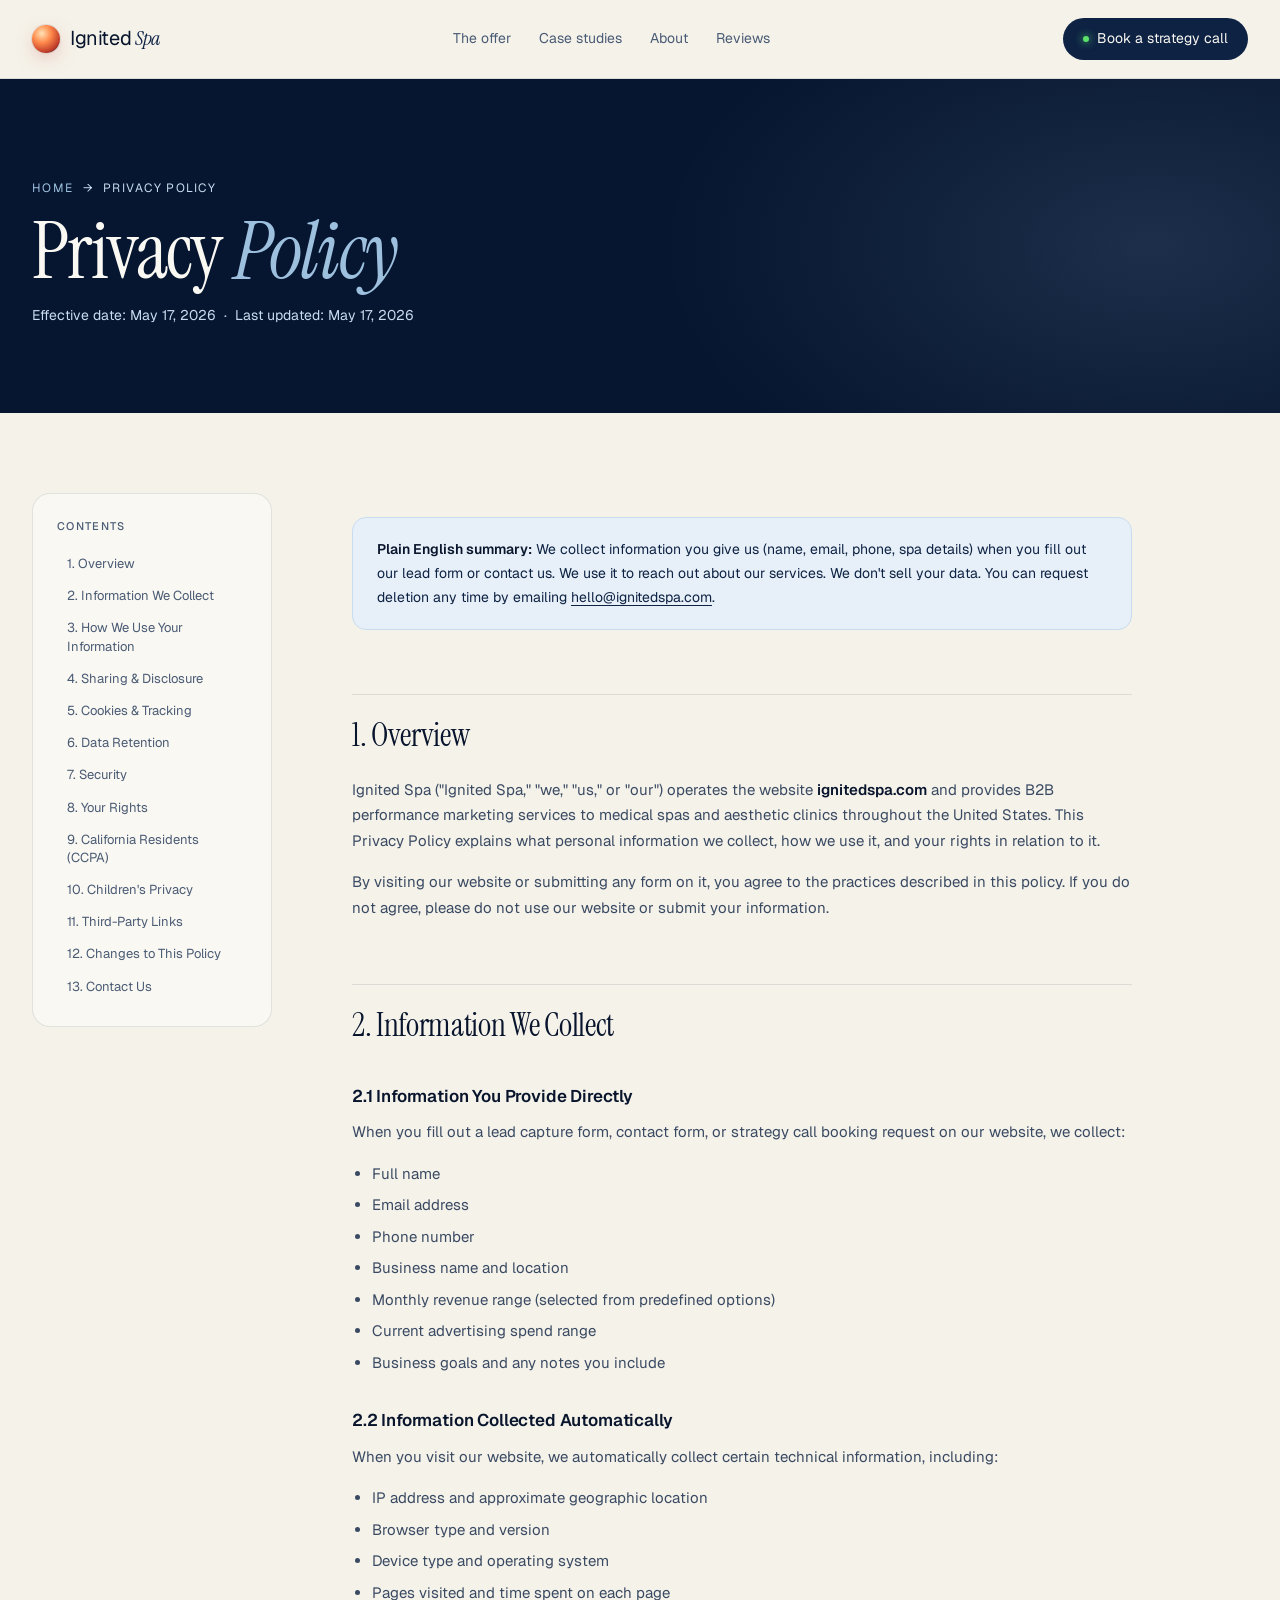
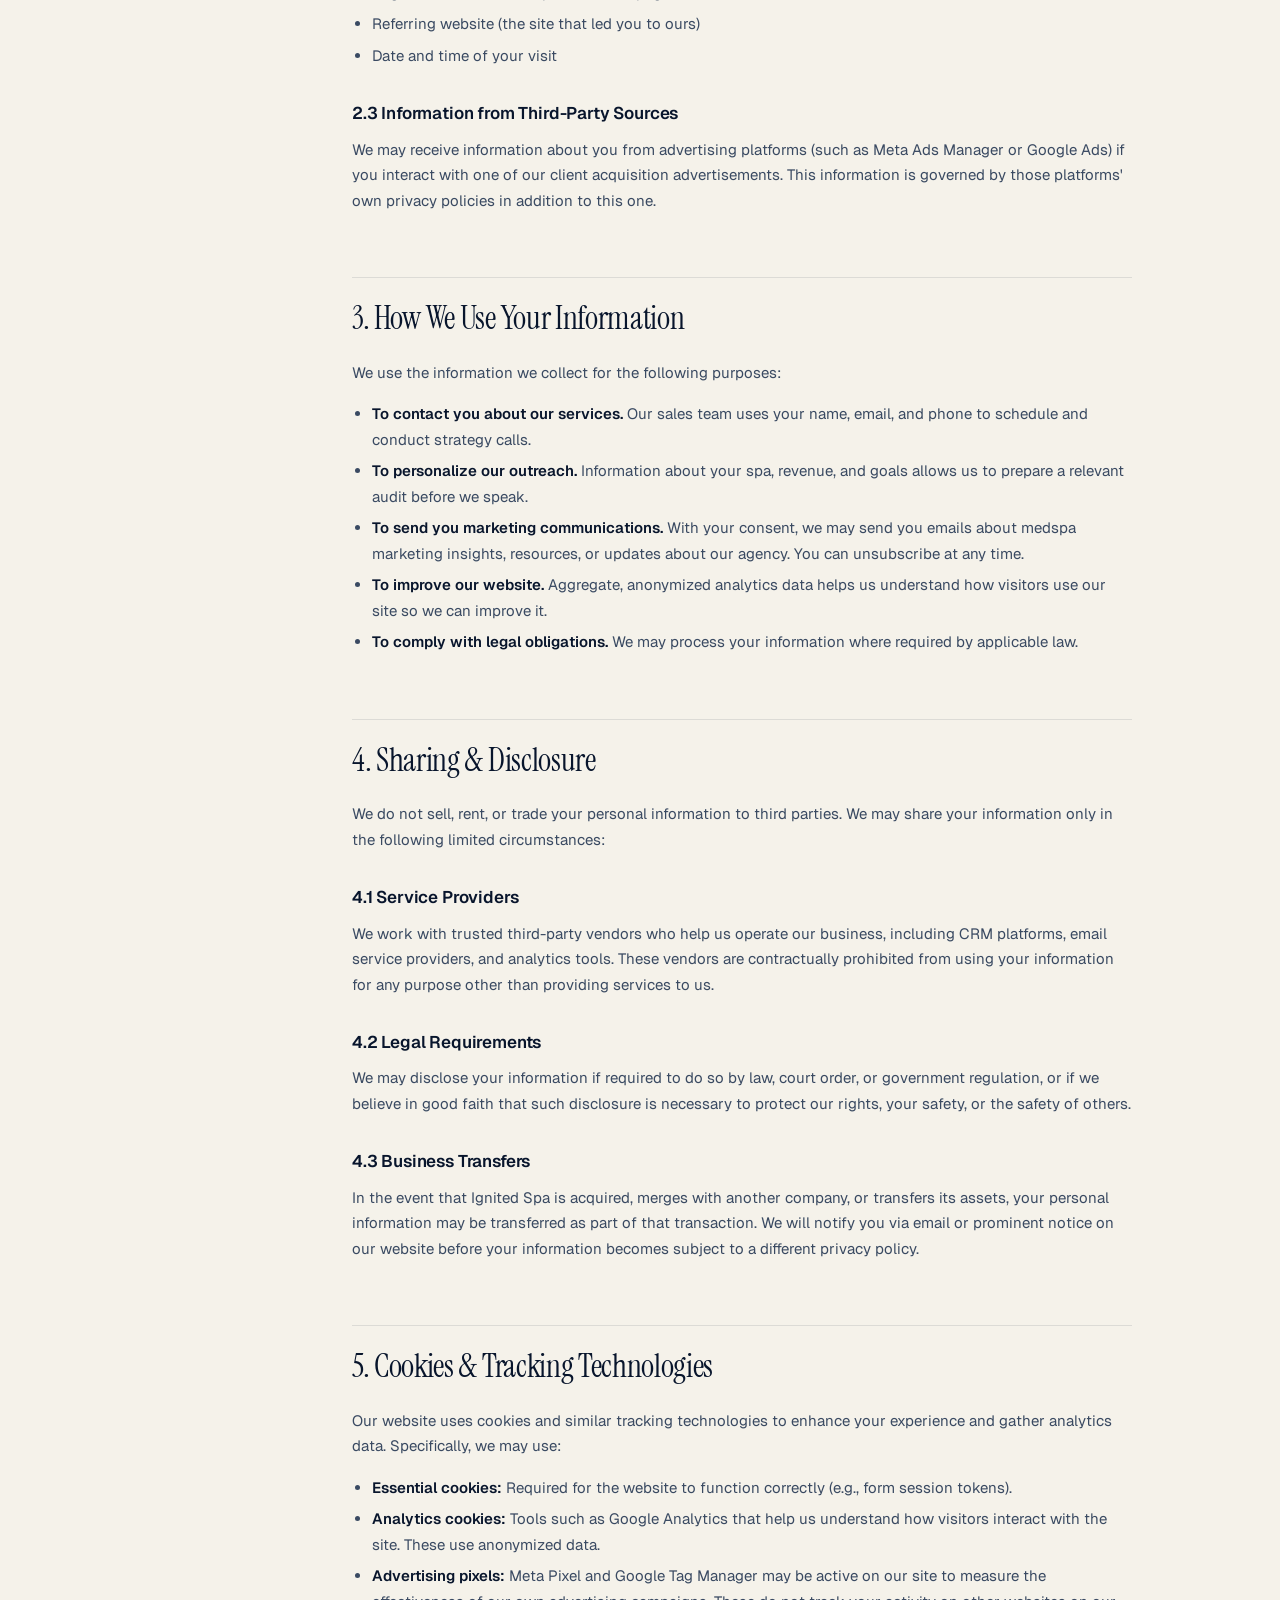
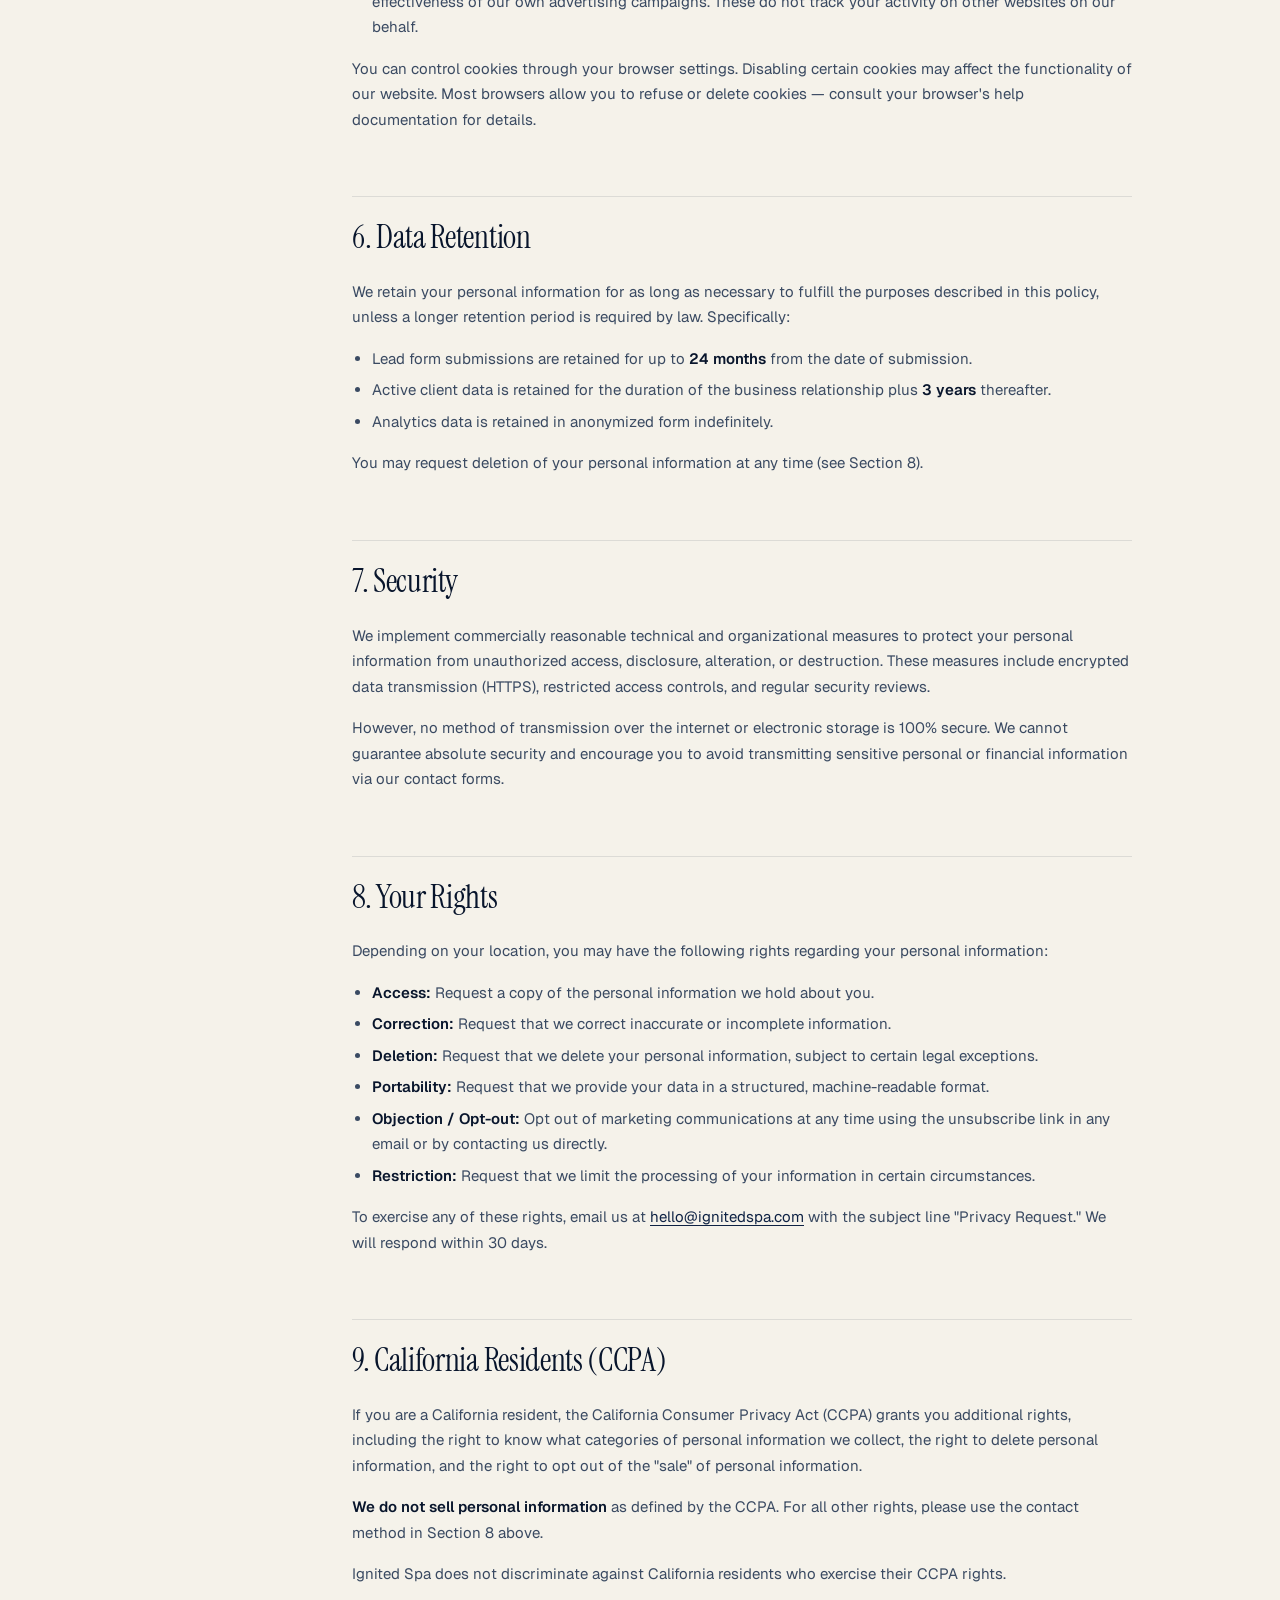
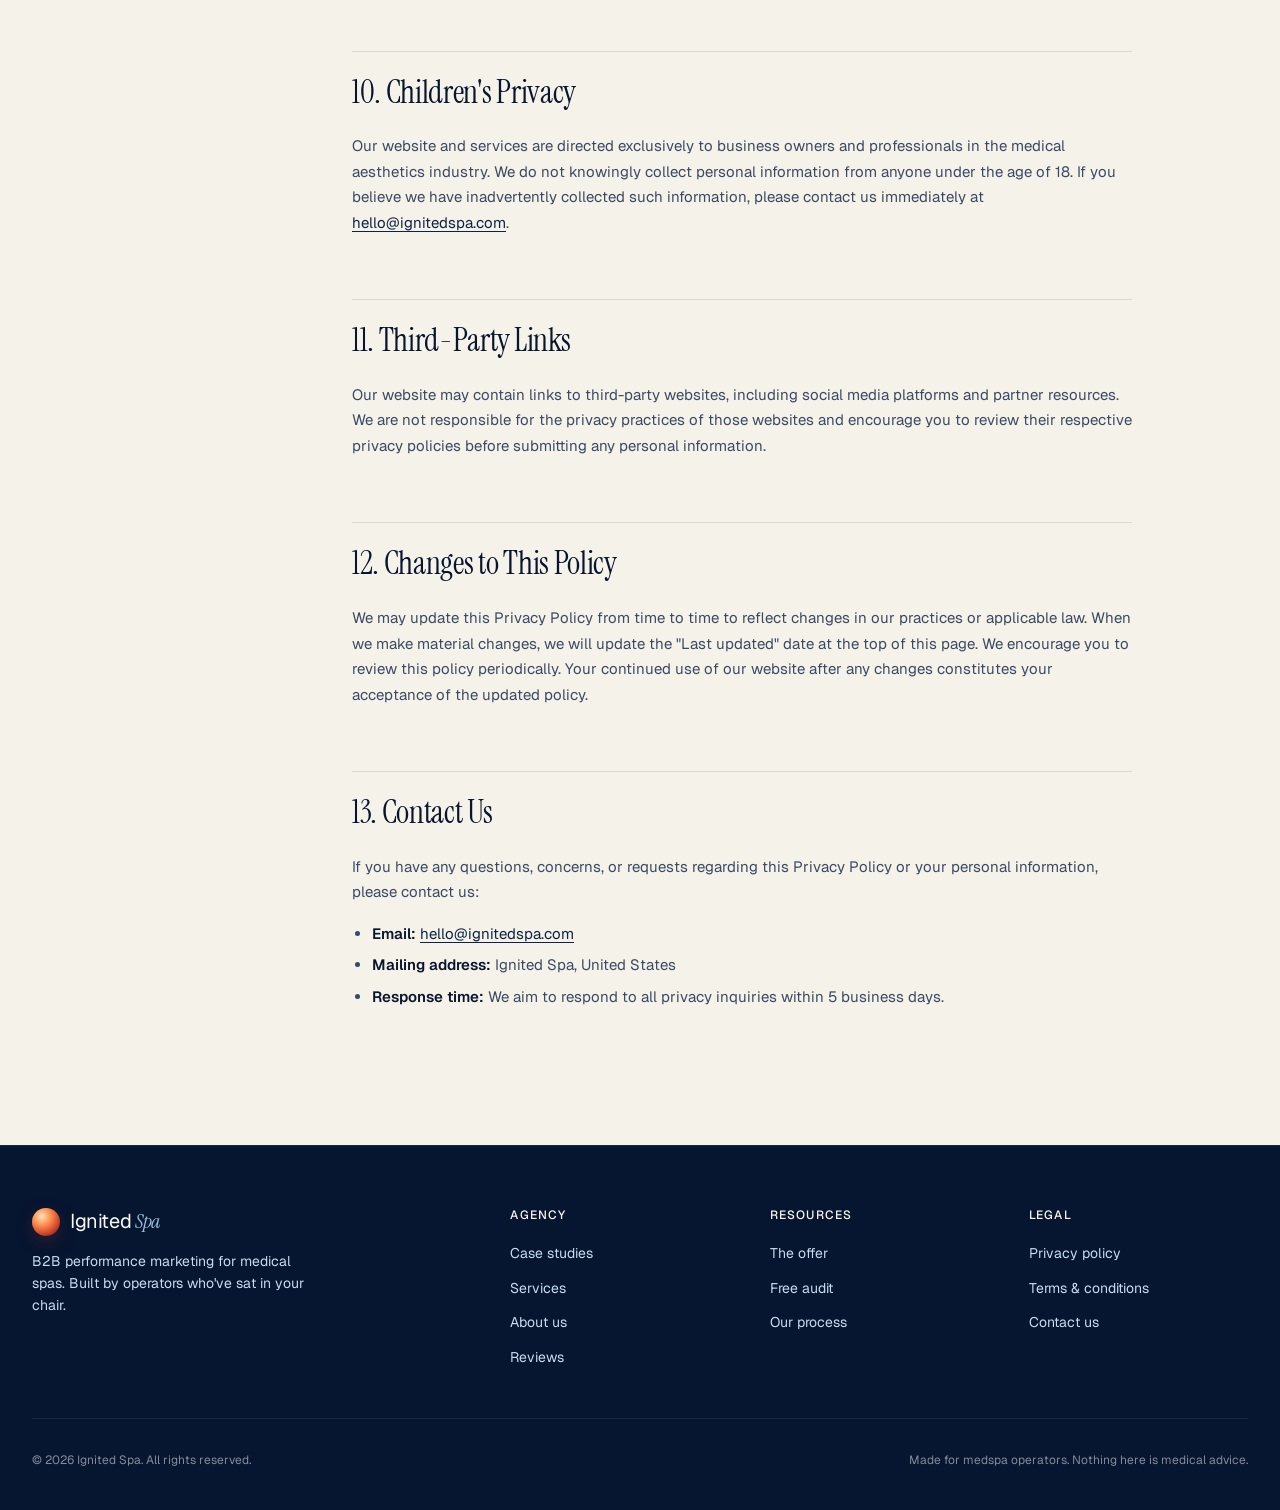
<file: privacy-policy.html>
<!doctype html>
<html lang="en">
<head>
<meta charset="utf-8" />
<meta name="viewport" content="width=device-width, initial-scale=1" />
<title>Privacy Policy | Ignited Spa Medical Spa Marketing Agency</title>
<meta name="description" content="Ignited Spa's privacy policy explains how we collect, use, and protect your personal information. GDPR and CCPA compliant. Last updated May 2026." />
<meta name="robots" content="index, follow" />
<link rel="canonical" href="https://www.ignitedspa.com/privacy-policy" />
<link rel="icon" type="image/svg+xml" href="data:image/svg+xml,%3Csvg xmlns='http://www.w3.org/2000/svg' viewBox='0 0 64 64'%3E%3Ccircle cx='32' cy='32' r='30' fill='%23E63946'/%3E%3C/svg%3E" />
<meta property="og:title" content="Privacy Policy | Ignited Spa" />
<meta property="og:description" content="How Ignited Spa collects, uses, and protects your personal data. GDPR & CCPA compliant." />
<meta property="og:url" content="https://www.ignitedspa.com/privacy-policy" />
<meta property="og:type" content="website" />
<script type="application/ld+json">
{
  "@context": "https://schema.org",
  "@type": "WebPage",
  "name": "Privacy Policy",
  "description": "Ignited Spa privacy policy — how we collect and use personal data from medspa owners and website visitors.",
  "url": "https://www.ignitedspa.com/privacy-policy",
  "breadcrumb": {
    "@type": "BreadcrumbList",
    "itemListElement": [
      {"@type": "ListItem", "position": 1, "name": "Home", "item": "https://www.ignitedspa.com"},
      {"@type": "ListItem", "position": 2, "name": "Privacy Policy", "item": "https://www.ignitedspa.com/privacy-policy"}
    ]
  }
}
</script>
<link rel="preconnect" href="https://fonts.googleapis.com" />
<link rel="preconnect" href="https://fonts.gstatic.com" crossorigin />
<link href="https://fonts.googleapis.com/css2?family=Instrument+Serif:ital@0;1&family=Geist:wght@300;400;500;600;700&display=swap" rel="stylesheet" />
<link rel="stylesheet" href="styles.css" />
<link rel="stylesheet" href="legal.css" />
</head>
<body>

<!-- NAV -->
<nav class="legal-nav" role="navigation" aria-label="Main navigation">
  <div class="container nav-inner">
    <a href="index.html" class="logo" aria-label="Ignited Spa home">
      <span class="logo-mark" aria-hidden="true"></span>
      <span>Ignited<span class="serif-i" style="margin-left:4px;color:var(--navy-2)">Spa</span></span>
    </a>
    <div class="nav-links">
      <a href="index.html#offer">The offer</a>
      <a href="index.html#work">Case studies</a>
      <a href="about.html">About</a>
      <a href="index.html#reviews">Reviews</a>
    </div>
    <a href="index.html#contact" class="nav-cta">
      <span class="dot" aria-hidden="true"></span>
      Book a strategy call
    </a>
  </div>
</nav>

<!-- HERO -->
<header class="legal-hero" role="banner">
  <div class="container legal-hero-inner">
    <nav aria-label="Breadcrumb" class="legal-crumb">
      <a href="index.html">Home</a> &nbsp;→&nbsp; <span>Privacy Policy</span>
    </nav>
    <h1>Privacy <em>Policy</em></h1>
    <p class="meta">Effective date: May 17, 2026 &nbsp;·&nbsp; Last updated: May 17, 2026</p>
  </div>
</header>

<!-- CONTENT -->
<main id="main-content" class="legal-content">
  <div class="container">
    <div class="legal-layout">

      <!-- TOC sidebar -->
      <aside aria-label="Table of contents">
        <nav class="legal-toc">
          <h4>Contents</h4>
          <ul>
            <li><a href="#overview">1. Overview</a></li>
            <li><a href="#info-collected">2. Information We Collect</a></li>
            <li><a href="#how-we-use">3. How We Use Your Information</a></li>
            <li><a href="#sharing">4. Sharing &amp; Disclosure</a></li>
            <li><a href="#cookies">5. Cookies &amp; Tracking</a></li>
            <li><a href="#data-retention">6. Data Retention</a></li>
            <li><a href="#security">7. Security</a></li>
            <li><a href="#your-rights">8. Your Rights</a></li>
            <li><a href="#california">9. California Residents (CCPA)</a></li>
            <li><a href="#children">10. Children's Privacy</a></li>
            <li><a href="#third-party">11. Third-Party Links</a></li>
            <li><a href="#changes">12. Changes to This Policy</a></li>
            <li><a href="#contact-us">13. Contact Us</a></li>
          </ul>
        </nav>
      </aside>

      <!-- Body -->
      <article class="legal-body">

        <div class="legal-callout">
          <p><strong>Plain English summary:</strong> We collect information you give us (name, email, phone, spa details) when you fill out our lead form or contact us. We use it to reach out about our services. We don't sell your data. You can request deletion any time by emailing <a href="mailto:hello@ignitedspa.com">hello@ignitedspa.com</a>.</p>
        </div>

        <h2 id="overview">1. Overview</h2>
        <p>Ignited Spa ("Ignited Spa," "we," "us," or "our") operates the website <strong>ignitedspa.com</strong> and provides B2B performance marketing services to medical spas and aesthetic clinics throughout the United States. This Privacy Policy explains what personal information we collect, how we use it, and your rights in relation to it.</p>
        <p>By visiting our website or submitting any form on it, you agree to the practices described in this policy. If you do not agree, please do not use our website or submit your information.</p>

        <h2 id="info-collected">2. Information We Collect</h2>
        <h3>2.1 Information You Provide Directly</h3>
        <p>When you fill out a lead capture form, contact form, or strategy call booking request on our website, we collect:</p>
        <ul>
          <li>Full name</li>
          <li>Email address</li>
          <li>Phone number</li>
          <li>Business name and location</li>
          <li>Monthly revenue range (selected from predefined options)</li>
          <li>Current advertising spend range</li>
          <li>Business goals and any notes you include</li>
        </ul>

        <h3>2.2 Information Collected Automatically</h3>
        <p>When you visit our website, we automatically collect certain technical information, including:</p>
        <ul>
          <li>IP address and approximate geographic location</li>
          <li>Browser type and version</li>
          <li>Device type and operating system</li>
          <li>Pages visited and time spent on each page</li>
          <li>Referring website (the site that led you to ours)</li>
          <li>Date and time of your visit</li>
        </ul>

        <h3>2.3 Information from Third-Party Sources</h3>
        <p>We may receive information about you from advertising platforms (such as Meta Ads Manager or Google Ads) if you interact with one of our client acquisition advertisements. This information is governed by those platforms' own privacy policies in addition to this one.</p>

        <h2 id="how-we-use">3. How We Use Your Information</h2>
        <p>We use the information we collect for the following purposes:</p>
        <ul>
          <li><strong>To contact you about our services.</strong> Our sales team uses your name, email, and phone to schedule and conduct strategy calls.</li>
          <li><strong>To personalize our outreach.</strong> Information about your spa, revenue, and goals allows us to prepare a relevant audit before we speak.</li>
          <li><strong>To send you marketing communications.</strong> With your consent, we may send you emails about medspa marketing insights, resources, or updates about our agency. You can unsubscribe at any time.</li>
          <li><strong>To improve our website.</strong> Aggregate, anonymized analytics data helps us understand how visitors use our site so we can improve it.</li>
          <li><strong>To comply with legal obligations.</strong> We may process your information where required by applicable law.</li>
        </ul>

        <h2 id="sharing">4. Sharing &amp; Disclosure</h2>
        <p>We do not sell, rent, or trade your personal information to third parties. We may share your information only in the following limited circumstances:</p>

        <h3>4.1 Service Providers</h3>
        <p>We work with trusted third-party vendors who help us operate our business, including CRM platforms, email service providers, and analytics tools. These vendors are contractually prohibited from using your information for any purpose other than providing services to us.</p>

        <h3>4.2 Legal Requirements</h3>
        <p>We may disclose your information if required to do so by law, court order, or government regulation, or if we believe in good faith that such disclosure is necessary to protect our rights, your safety, or the safety of others.</p>

        <h3>4.3 Business Transfers</h3>
        <p>In the event that Ignited Spa is acquired, merges with another company, or transfers its assets, your personal information may be transferred as part of that transaction. We will notify you via email or prominent notice on our website before your information becomes subject to a different privacy policy.</p>

        <h2 id="cookies">5. Cookies &amp; Tracking Technologies</h2>
        <p>Our website uses cookies and similar tracking technologies to enhance your experience and gather analytics data. Specifically, we may use:</p>
        <ul>
          <li><strong>Essential cookies:</strong> Required for the website to function correctly (e.g., form session tokens).</li>
          <li><strong>Analytics cookies:</strong> Tools such as Google Analytics that help us understand how visitors interact with the site. These use anonymized data.</li>
          <li><strong>Advertising pixels:</strong> Meta Pixel and Google Tag Manager may be active on our site to measure the effectiveness of our own advertising campaigns. These do not track your activity on other websites on our behalf.</li>
        </ul>
        <p>You can control cookies through your browser settings. Disabling certain cookies may affect the functionality of our website. Most browsers allow you to refuse or delete cookies — consult your browser's help documentation for details.</p>

        <h2 id="data-retention">6. Data Retention</h2>
        <p>We retain your personal information for as long as necessary to fulfill the purposes described in this policy, unless a longer retention period is required by law. Specifically:</p>
        <ul>
          <li>Lead form submissions are retained for up to <strong>24 months</strong> from the date of submission.</li>
          <li>Active client data is retained for the duration of the business relationship plus <strong>3 years</strong> thereafter.</li>
          <li>Analytics data is retained in anonymized form indefinitely.</li>
        </ul>
        <p>You may request deletion of your personal information at any time (see Section 8).</p>

        <h2 id="security">7. Security</h2>
        <p>We implement commercially reasonable technical and organizational measures to protect your personal information from unauthorized access, disclosure, alteration, or destruction. These measures include encrypted data transmission (HTTPS), restricted access controls, and regular security reviews.</p>
        <p>However, no method of transmission over the internet or electronic storage is 100% secure. We cannot guarantee absolute security and encourage you to avoid transmitting sensitive personal or financial information via our contact forms.</p>

        <h2 id="your-rights">8. Your Rights</h2>
        <p>Depending on your location, you may have the following rights regarding your personal information:</p>
        <ul>
          <li><strong>Access:</strong> Request a copy of the personal information we hold about you.</li>
          <li><strong>Correction:</strong> Request that we correct inaccurate or incomplete information.</li>
          <li><strong>Deletion:</strong> Request that we delete your personal information, subject to certain legal exceptions.</li>
          <li><strong>Portability:</strong> Request that we provide your data in a structured, machine-readable format.</li>
          <li><strong>Objection / Opt-out:</strong> Opt out of marketing communications at any time using the unsubscribe link in any email or by contacting us directly.</li>
          <li><strong>Restriction:</strong> Request that we limit the processing of your information in certain circumstances.</li>
        </ul>
        <p>To exercise any of these rights, email us at <a href="mailto:hello@ignitedspa.com">hello@ignitedspa.com</a> with the subject line "Privacy Request." We will respond within 30 days.</p>

        <h2 id="california">9. California Residents (CCPA)</h2>
        <p>If you are a California resident, the California Consumer Privacy Act (CCPA) grants you additional rights, including the right to know what categories of personal information we collect, the right to delete personal information, and the right to opt out of the "sale" of personal information.</p>
        <p><strong>We do not sell personal information</strong> as defined by the CCPA. For all other rights, please use the contact method in Section 8 above.</p>
        <p>Ignited Spa does not discriminate against California residents who exercise their CCPA rights.</p>

        <h2 id="children">10. Children's Privacy</h2>
        <p>Our website and services are directed exclusively to business owners and professionals in the medical aesthetics industry. We do not knowingly collect personal information from anyone under the age of 18. If you believe we have inadvertently collected such information, please contact us immediately at <a href="mailto:hello@ignitedspa.com">hello@ignitedspa.com</a>.</p>

        <h2 id="third-party">11. Third-Party Links</h2>
        <p>Our website may contain links to third-party websites, including social media platforms and partner resources. We are not responsible for the privacy practices of those websites and encourage you to review their respective privacy policies before submitting any personal information.</p>

        <h2 id="changes">12. Changes to This Policy</h2>
        <p>We may update this Privacy Policy from time to time to reflect changes in our practices or applicable law. When we make material changes, we will update the "Last updated" date at the top of this page. We encourage you to review this policy periodically. Your continued use of our website after any changes constitutes your acceptance of the updated policy.</p>

        <h2 id="contact-us">13. Contact Us</h2>
        <p>If you have any questions, concerns, or requests regarding this Privacy Policy or your personal information, please contact us:</p>
        <ul>
          <li><strong>Email:</strong> <a href="mailto:hello@ignitedspa.com">hello@ignitedspa.com</a></li>
          <li><strong>Mailing address:</strong> Ignited Spa, United States</li>
          <li><strong>Response time:</strong> We aim to respond to all privacy inquiries within 5 business days.</li>
        </ul>

      </article>
    </div>
  </div>
</main>

<!-- FOOTER -->
<footer class="legal-footer-bar" role="contentinfo">
  <div class="container">
    <div class="footer-grid">
      <div>
        <div class="logo">
          <span class="logo-mark" aria-hidden="true"></span>
          <span>Ignited<span class="serif-i" style="margin-left:4px;color:var(--sky-3)">Spa</span></span>
        </div>
        <p class="blurb">B2B performance marketing for medical spas. Built by operators who've sat in your chair.</p>
      </div>
      <div>
        <h4>Agency</h4>
        <ul>
          <li><a href="index.html#work">Case studies</a></li>
          <li><a href="index.html#services">Services</a></li>
          <li><a href="about.html">About us</a></li>
          <li><a href="index.html#reviews">Reviews</a></li>
        </ul>
      </div>
      <div>
        <h4>Resources</h4>
        <ul>
          <li><a href="index.html#offer">The offer</a></li>
          <li><a href="index.html#contact">Free audit</a></li>
          <li><a href="index.html#process">Our process</a></li>
        </ul>
      </div>
      <div>
        <h4>Legal</h4>
        <ul>
          <li><a href="privacy-policy.html">Privacy policy</a></li>
          <li><a href="terms.html">Terms &amp; conditions</a></li>
          <li><a href="mailto:hello@ignitedspa.com">Contact us</a></li>
        </ul>
      </div>
    </div>
    <div class="footer-bottom">
      <span>© 2026 Ignited Spa. All rights reserved.</span>
      <span>Made for medspa operators. Nothing here is medical advice.</span>
    </div>
  </div>
</footer>

</body>
</html>
</file>
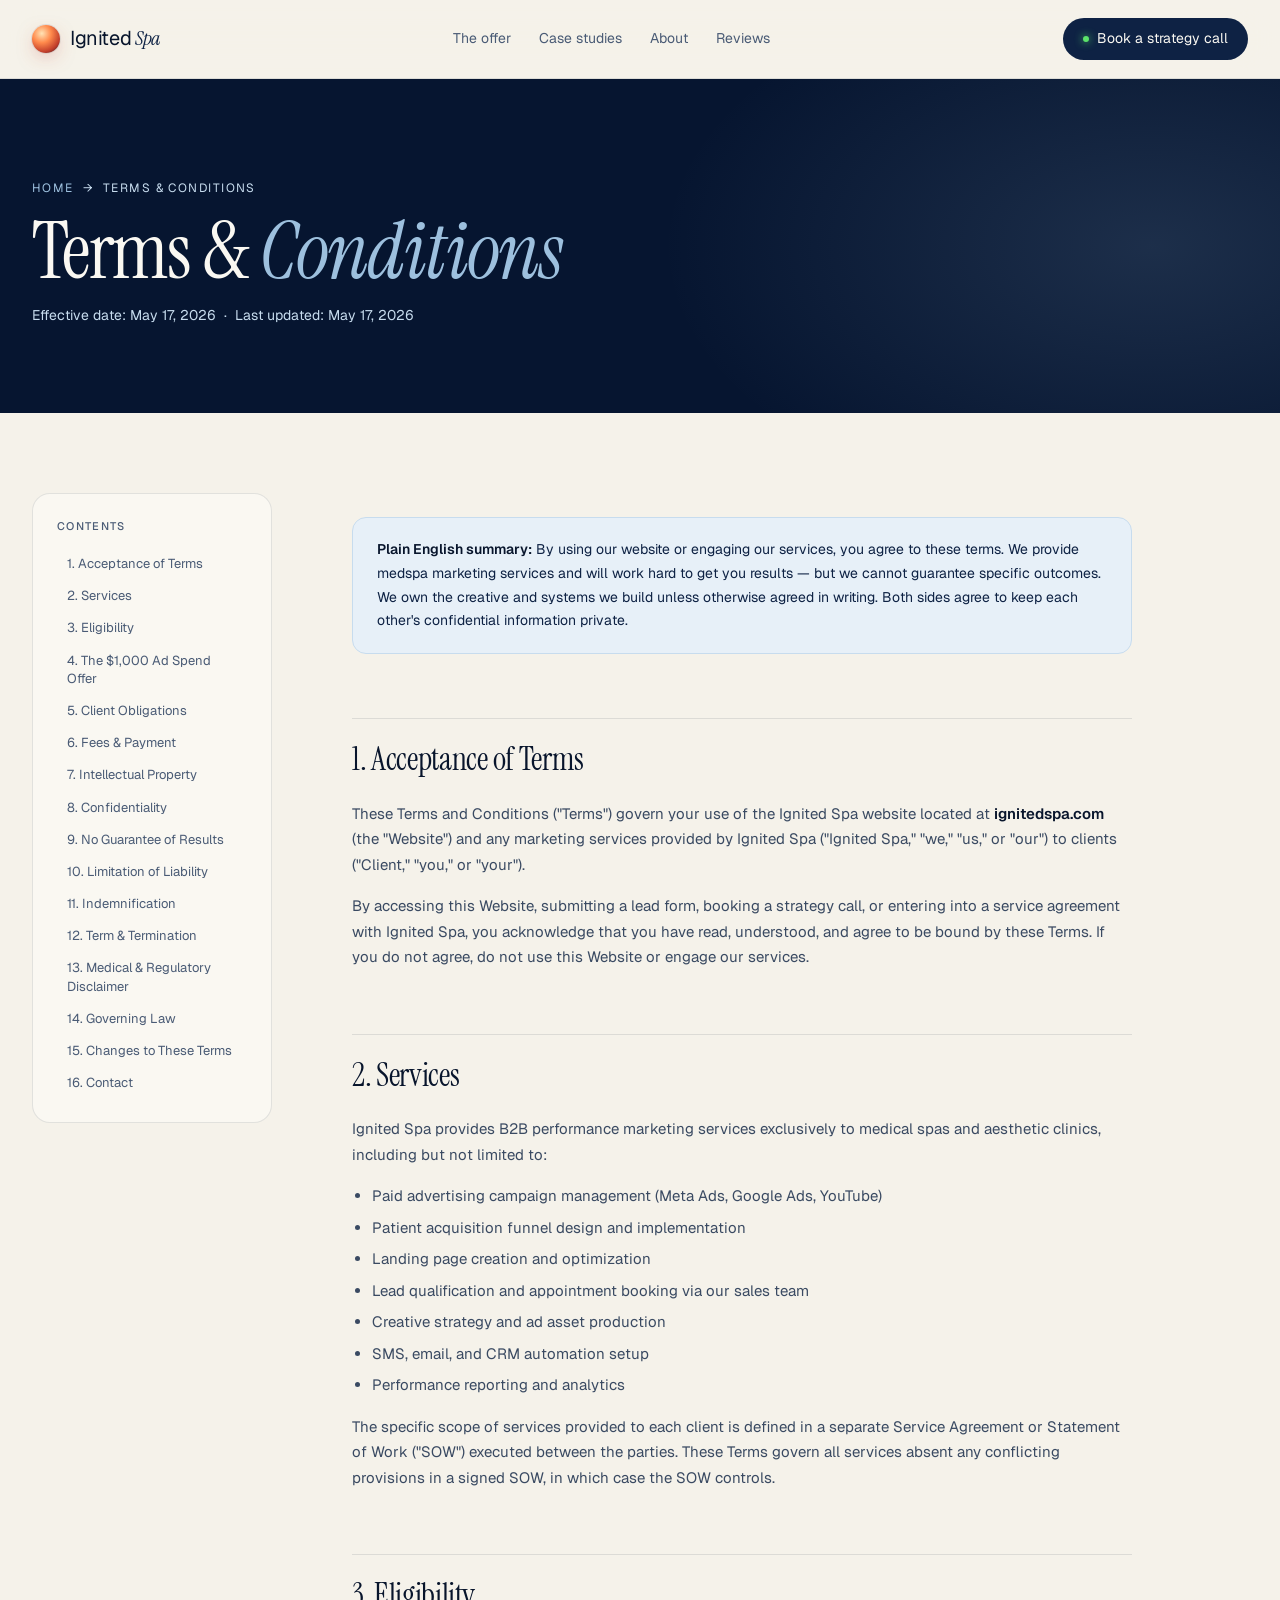
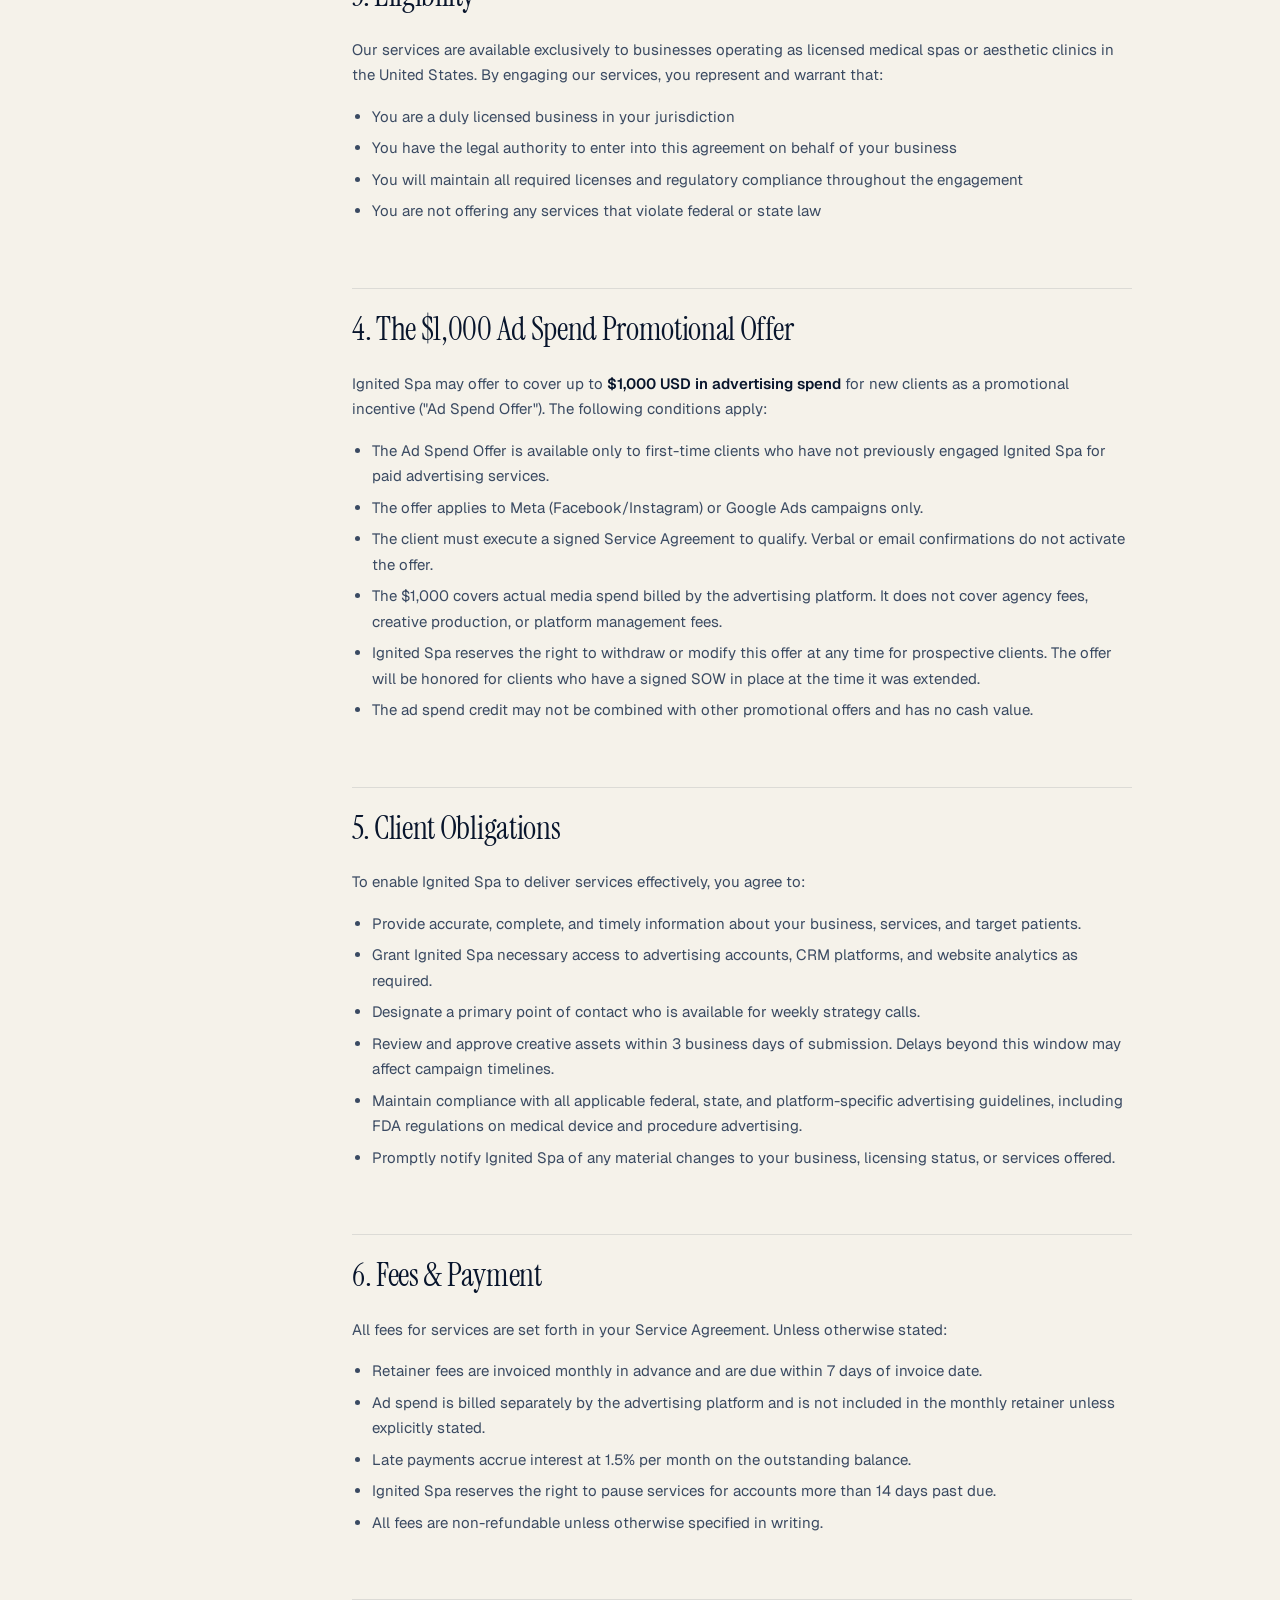
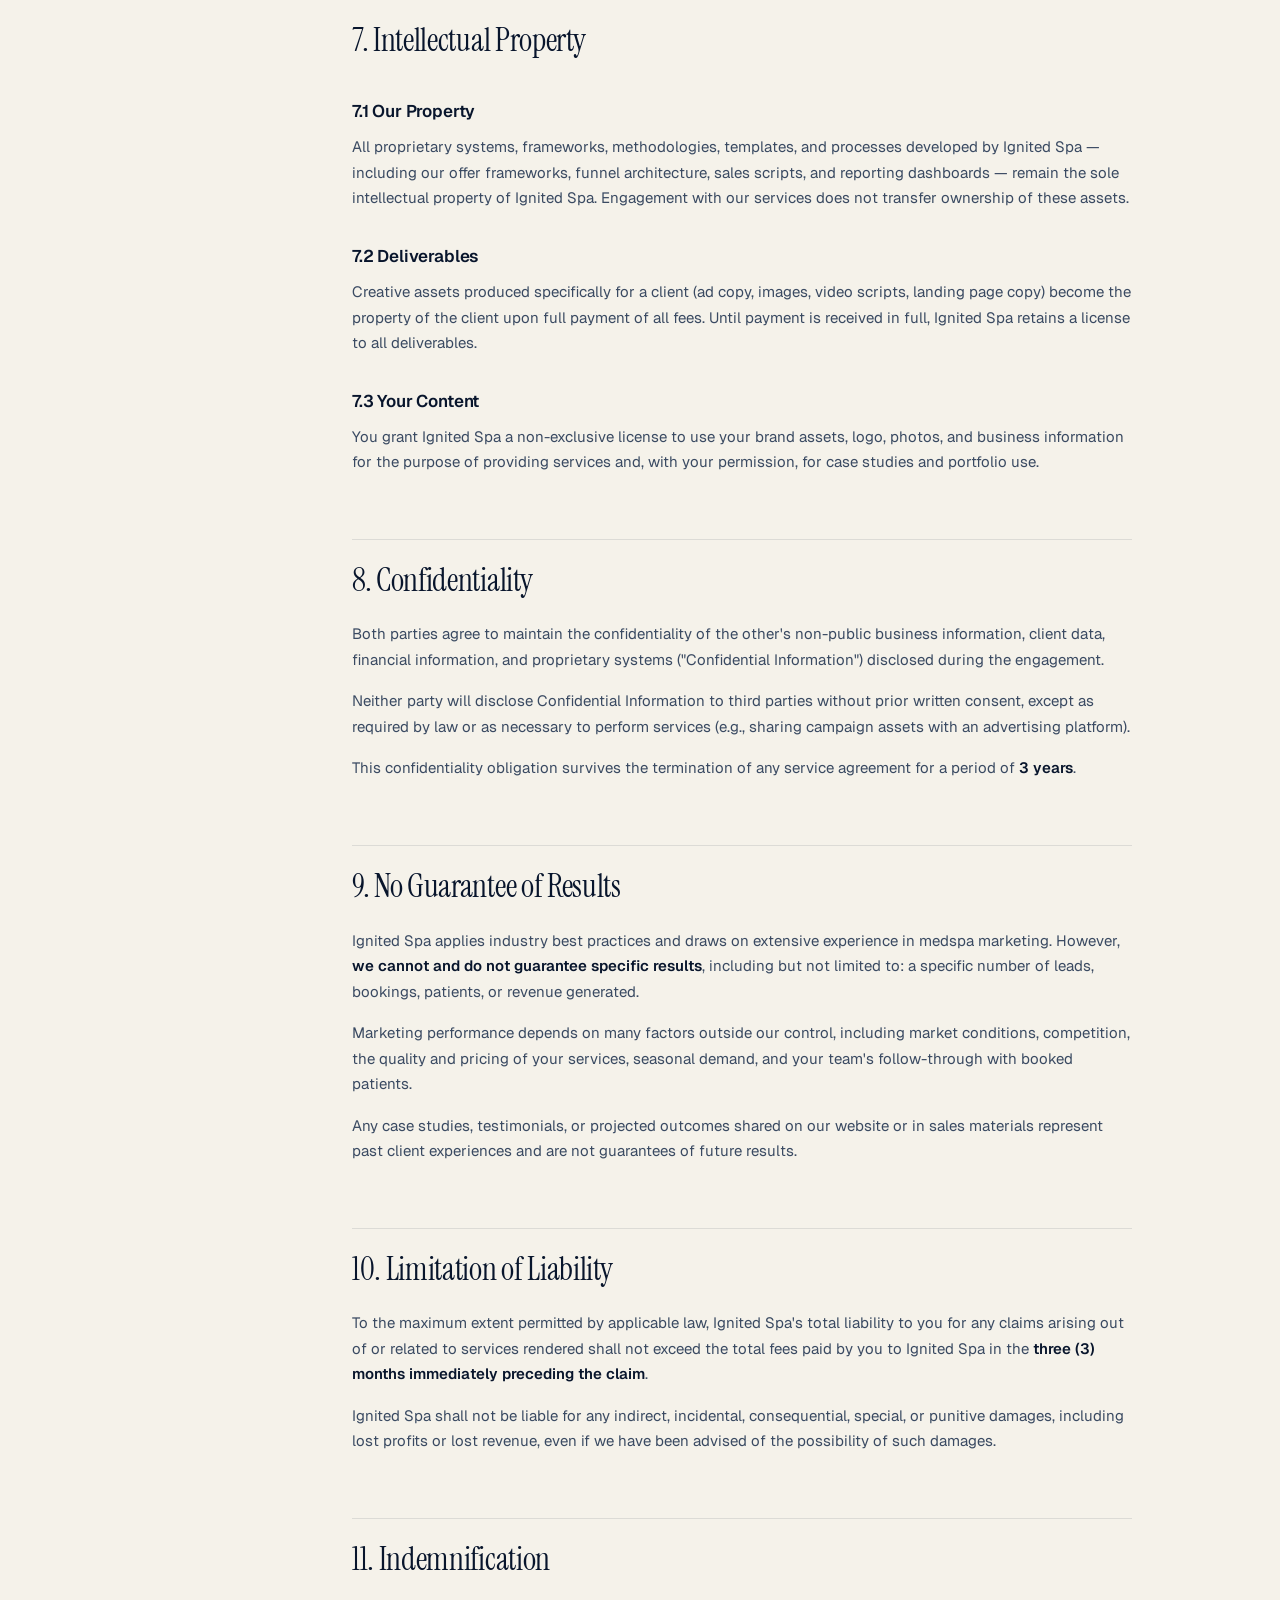
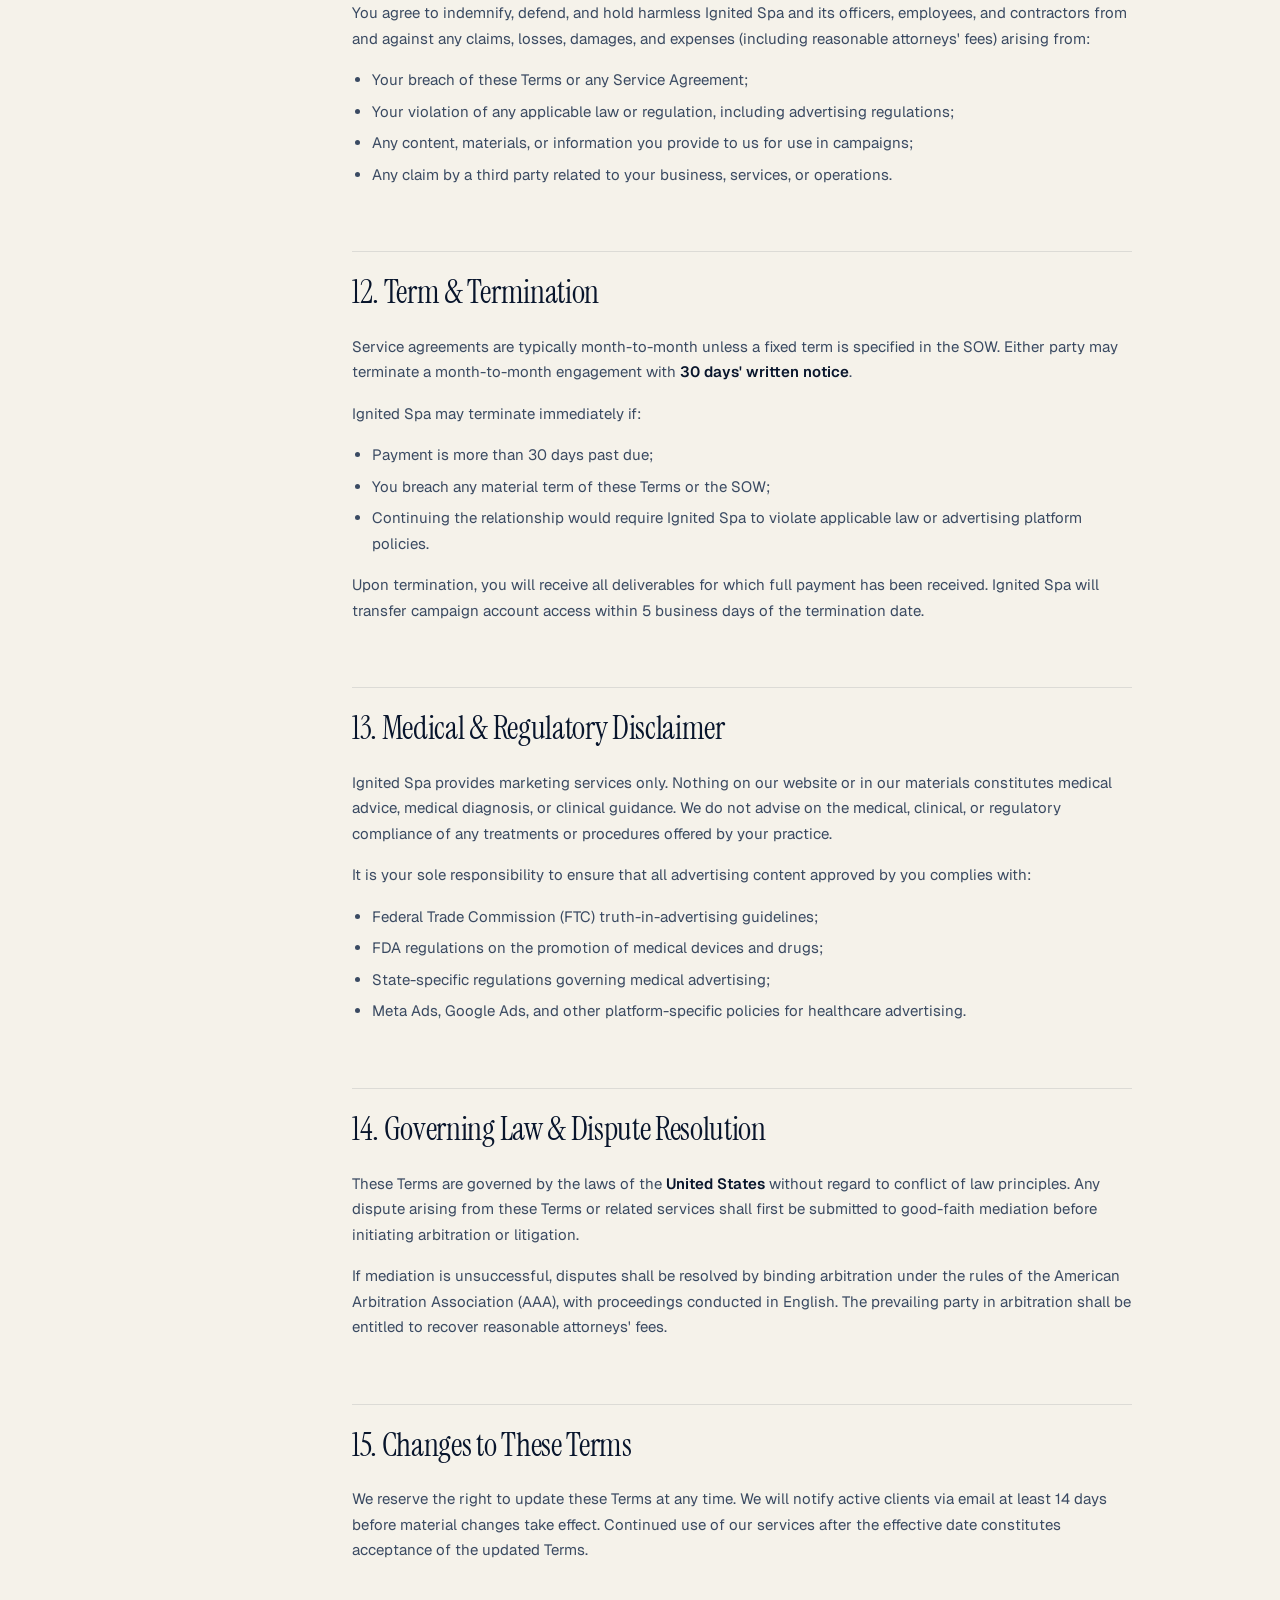
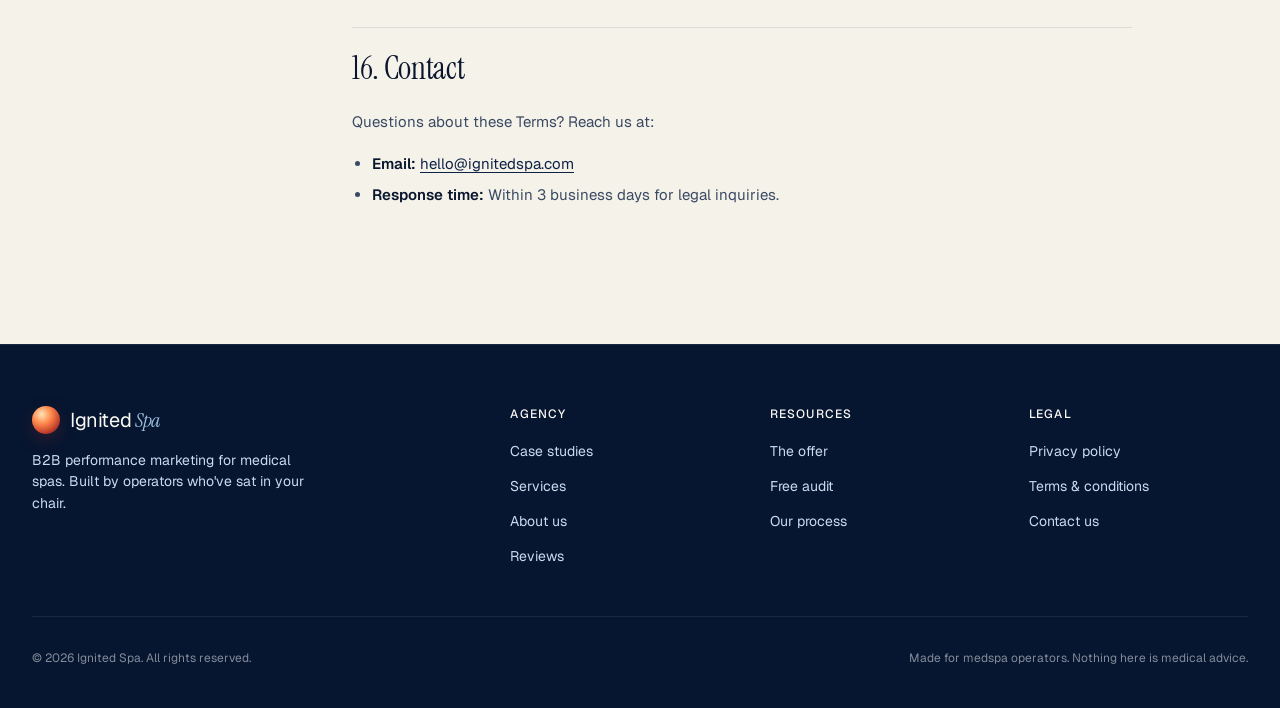
<file: terms.html>
<!doctype html>
<html lang="en">
<head>
<meta charset="utf-8" />
<meta name="viewport" content="width=device-width, initial-scale=1" />
<title>Terms &amp; Conditions | Ignited Spa Medical Spa Marketing Agency</title>
<meta name="description" content="Ignited Spa's terms and conditions for B2B marketing services. Covers service agreements, intellectual property, payment, confidentiality, and limitations of liability." />
<meta name="robots" content="index, follow" />
<link rel="canonical" href="https://www.ignitedspa.com/terms" />
<link rel="icon" type="image/svg+xml" href="data:image/svg+xml,%3Csvg xmlns='http://www.w3.org/2000/svg' viewBox='0 0 64 64'%3E%3Ccircle cx='32' cy='32' r='30' fill='%23E63946'/%3E%3C/svg%3E" />
<meta property="og:title" content="Terms &amp; Conditions | Ignited Spa" />
<meta property="og:description" content="Terms and conditions governing the use of Ignited Spa's website and marketing services." />
<meta property="og:url" content="https://www.ignitedspa.com/terms" />
<meta property="og:type" content="website" />
<script type="application/ld+json">
{
  "@context": "https://schema.org",
  "@type": "WebPage",
  "name": "Terms and Conditions",
  "description": "Terms and conditions for Ignited Spa marketing services and website use.",
  "url": "https://www.ignitedspa.com/terms",
  "breadcrumb": {
    "@type": "BreadcrumbList",
    "itemListElement": [
      {"@type": "ListItem", "position": 1, "name": "Home", "item": "https://www.ignitedspa.com"},
      {"@type": "ListItem", "position": 2, "name": "Terms & Conditions", "item": "https://www.ignitedspa.com/terms"}
    ]
  }
}
</script>
<link rel="preconnect" href="https://fonts.googleapis.com" />
<link rel="preconnect" href="https://fonts.gstatic.com" crossorigin />
<link href="https://fonts.googleapis.com/css2?family=Instrument+Serif:ital@0;1&family=Geist:wght@300;400;500;600;700&display=swap" rel="stylesheet" />
<link rel="stylesheet" href="styles.css" />
<link rel="stylesheet" href="legal.css" />
</head>
<body>

<!-- NAV -->
<nav class="legal-nav" role="navigation" aria-label="Main navigation">
  <div class="container nav-inner">
    <a href="index.html" class="logo" aria-label="Ignited Spa home">
      <span class="logo-mark" aria-hidden="true"></span>
      <span>Ignited<span class="serif-i" style="margin-left:4px;color:var(--navy-2)">Spa</span></span>
    </a>
    <div class="nav-links">
      <a href="index.html#offer">The offer</a>
      <a href="index.html#work">Case studies</a>
      <a href="about.html">About</a>
      <a href="index.html#reviews">Reviews</a>
    </div>
    <a href="index.html#contact" class="nav-cta">
      <span class="dot" aria-hidden="true"></span>
      Book a strategy call
    </a>
  </div>
</nav>

<!-- HERO -->
<header class="legal-hero" role="banner">
  <div class="container legal-hero-inner">
    <nav aria-label="Breadcrumb" class="legal-crumb">
      <a href="index.html">Home</a> &nbsp;→&nbsp; <span>Terms &amp; Conditions</span>
    </nav>
    <h1>Terms &amp; <em>Conditions</em></h1>
    <p class="meta">Effective date: May 17, 2026 &nbsp;·&nbsp; Last updated: May 17, 2026</p>
  </div>
</header>

<!-- CONTENT -->
<main id="main-content" class="legal-content">
  <div class="container">
    <div class="legal-layout">

      <!-- TOC -->
      <aside aria-label="Table of contents">
        <nav class="legal-toc">
          <h4>Contents</h4>
          <ul>
            <li><a href="#acceptance">1. Acceptance of Terms</a></li>
            <li><a href="#services">2. Services</a></li>
            <li><a href="#eligibility">3. Eligibility</a></li>
            <li><a href="#ad-spend-offer">4. The $1,000 Ad Spend Offer</a></li>
            <li><a href="#client-obligations">5. Client Obligations</a></li>
            <li><a href="#payment">6. Fees &amp; Payment</a></li>
            <li><a href="#ip">7. Intellectual Property</a></li>
            <li><a href="#confidentiality">8. Confidentiality</a></li>
            <li><a href="#results">9. No Guarantee of Results</a></li>
            <li><a href="#liability">10. Limitation of Liability</a></li>
            <li><a href="#indemnification">11. Indemnification</a></li>
            <li><a href="#termination">12. Term &amp; Termination</a></li>
            <li><a href="#medical">13. Medical &amp; Regulatory Disclaimer</a></li>
            <li><a href="#governing">14. Governing Law</a></li>
            <li><a href="#changes-terms">15. Changes to These Terms</a></li>
            <li><a href="#contact-terms">16. Contact</a></li>
          </ul>
        </nav>
      </aside>

      <!-- Body -->
      <article class="legal-body">

        <div class="legal-callout">
          <p><strong>Plain English summary:</strong> By using our website or engaging our services, you agree to these terms. We provide medspa marketing services and will work hard to get you results — but we cannot guarantee specific outcomes. We own the creative and systems we build unless otherwise agreed in writing. Both sides agree to keep each other's confidential information private.</p>
        </div>

        <h2 id="acceptance">1. Acceptance of Terms</h2>
        <p>These Terms and Conditions ("Terms") govern your use of the Ignited Spa website located at <strong>ignitedspa.com</strong> (the "Website") and any marketing services provided by Ignited Spa ("Ignited Spa," "we," "us," or "our") to clients ("Client," "you," or "your").</p>
        <p>By accessing this Website, submitting a lead form, booking a strategy call, or entering into a service agreement with Ignited Spa, you acknowledge that you have read, understood, and agree to be bound by these Terms. If you do not agree, do not use this Website or engage our services.</p>

        <h2 id="services">2. Services</h2>
        <p>Ignited Spa provides B2B performance marketing services exclusively to medical spas and aesthetic clinics, including but not limited to:</p>
        <ul>
          <li>Paid advertising campaign management (Meta Ads, Google Ads, YouTube)</li>
          <li>Patient acquisition funnel design and implementation</li>
          <li>Landing page creation and optimization</li>
          <li>Lead qualification and appointment booking via our sales team</li>
          <li>Creative strategy and ad asset production</li>
          <li>SMS, email, and CRM automation setup</li>
          <li>Performance reporting and analytics</li>
        </ul>
        <p>The specific scope of services provided to each client is defined in a separate Service Agreement or Statement of Work ("SOW") executed between the parties. These Terms govern all services absent any conflicting provisions in a signed SOW, in which case the SOW controls.</p>

        <h2 id="eligibility">3. Eligibility</h2>
        <p>Our services are available exclusively to businesses operating as licensed medical spas or aesthetic clinics in the United States. By engaging our services, you represent and warrant that:</p>
        <ul>
          <li>You are a duly licensed business in your jurisdiction</li>
          <li>You have the legal authority to enter into this agreement on behalf of your business</li>
          <li>You will maintain all required licenses and regulatory compliance throughout the engagement</li>
          <li>You are not offering any services that violate federal or state law</li>
        </ul>

        <h2 id="ad-spend-offer">4. The $1,000 Ad Spend Promotional Offer</h2>
        <p>Ignited Spa may offer to cover up to <strong>$1,000 USD in advertising spend</strong> for new clients as a promotional incentive ("Ad Spend Offer"). The following conditions apply:</p>
        <ul>
          <li>The Ad Spend Offer is available only to first-time clients who have not previously engaged Ignited Spa for paid advertising services.</li>
          <li>The offer applies to Meta (Facebook/Instagram) or Google Ads campaigns only.</li>
          <li>The client must execute a signed Service Agreement to qualify. Verbal or email confirmations do not activate the offer.</li>
          <li>The $1,000 covers actual media spend billed by the advertising platform. It does not cover agency fees, creative production, or platform management fees.</li>
          <li>Ignited Spa reserves the right to withdraw or modify this offer at any time for prospective clients. The offer will be honored for clients who have a signed SOW in place at the time it was extended.</li>
          <li>The ad spend credit may not be combined with other promotional offers and has no cash value.</li>
        </ul>

        <h2 id="client-obligations">5. Client Obligations</h2>
        <p>To enable Ignited Spa to deliver services effectively, you agree to:</p>
        <ul>
          <li>Provide accurate, complete, and timely information about your business, services, and target patients.</li>
          <li>Grant Ignited Spa necessary access to advertising accounts, CRM platforms, and website analytics as required.</li>
          <li>Designate a primary point of contact who is available for weekly strategy calls.</li>
          <li>Review and approve creative assets within 3 business days of submission. Delays beyond this window may affect campaign timelines.</li>
          <li>Maintain compliance with all applicable federal, state, and platform-specific advertising guidelines, including FDA regulations on medical device and procedure advertising.</li>
          <li>Promptly notify Ignited Spa of any material changes to your business, licensing status, or services offered.</li>
        </ul>

        <h2 id="payment">6. Fees &amp; Payment</h2>
        <p>All fees for services are set forth in your Service Agreement. Unless otherwise stated:</p>
        <ul>
          <li>Retainer fees are invoiced monthly in advance and are due within 7 days of invoice date.</li>
          <li>Ad spend is billed separately by the advertising platform and is not included in the monthly retainer unless explicitly stated.</li>
          <li>Late payments accrue interest at 1.5% per month on the outstanding balance.</li>
          <li>Ignited Spa reserves the right to pause services for accounts more than 14 days past due.</li>
          <li>All fees are non-refundable unless otherwise specified in writing.</li>
        </ul>

        <h2 id="ip">7. Intellectual Property</h2>
        <h3>7.1 Our Property</h3>
        <p>All proprietary systems, frameworks, methodologies, templates, and processes developed by Ignited Spa — including our offer frameworks, funnel architecture, sales scripts, and reporting dashboards — remain the sole intellectual property of Ignited Spa. Engagement with our services does not transfer ownership of these assets.</p>

        <h3>7.2 Deliverables</h3>
        <p>Creative assets produced specifically for a client (ad copy, images, video scripts, landing page copy) become the property of the client upon full payment of all fees. Until payment is received in full, Ignited Spa retains a license to all deliverables.</p>

        <h3>7.3 Your Content</h3>
        <p>You grant Ignited Spa a non-exclusive license to use your brand assets, logo, photos, and business information for the purpose of providing services and, with your permission, for case studies and portfolio use.</p>

        <h2 id="confidentiality">8. Confidentiality</h2>
        <p>Both parties agree to maintain the confidentiality of the other's non-public business information, client data, financial information, and proprietary systems ("Confidential Information") disclosed during the engagement.</p>
        <p>Neither party will disclose Confidential Information to third parties without prior written consent, except as required by law or as necessary to perform services (e.g., sharing campaign assets with an advertising platform).</p>
        <p>This confidentiality obligation survives the termination of any service agreement for a period of <strong>3 years</strong>.</p>

        <h2 id="results">9. No Guarantee of Results</h2>
        <p>Ignited Spa applies industry best practices and draws on extensive experience in medspa marketing. However, <strong>we cannot and do not guarantee specific results</strong>, including but not limited to: a specific number of leads, bookings, patients, or revenue generated.</p>
        <p>Marketing performance depends on many factors outside our control, including market conditions, competition, the quality and pricing of your services, seasonal demand, and your team's follow-through with booked patients.</p>
        <p>Any case studies, testimonials, or projected outcomes shared on our website or in sales materials represent past client experiences and are not guarantees of future results.</p>

        <h2 id="liability">10. Limitation of Liability</h2>
        <p>To the maximum extent permitted by applicable law, Ignited Spa's total liability to you for any claims arising out of or related to services rendered shall not exceed the total fees paid by you to Ignited Spa in the <strong>three (3) months immediately preceding the claim</strong>.</p>
        <p>Ignited Spa shall not be liable for any indirect, incidental, consequential, special, or punitive damages, including lost profits or lost revenue, even if we have been advised of the possibility of such damages.</p>

        <h2 id="indemnification">11. Indemnification</h2>
        <p>You agree to indemnify, defend, and hold harmless Ignited Spa and its officers, employees, and contractors from and against any claims, losses, damages, and expenses (including reasonable attorneys' fees) arising from:</p>
        <ul>
          <li>Your breach of these Terms or any Service Agreement;</li>
          <li>Your violation of any applicable law or regulation, including advertising regulations;</li>
          <li>Any content, materials, or information you provide to us for use in campaigns;</li>
          <li>Any claim by a third party related to your business, services, or operations.</li>
        </ul>

        <h2 id="termination">12. Term &amp; Termination</h2>
        <p>Service agreements are typically month-to-month unless a fixed term is specified in the SOW. Either party may terminate a month-to-month engagement with <strong>30 days' written notice</strong>.</p>
        <p>Ignited Spa may terminate immediately if:</p>
        <ul>
          <li>Payment is more than 30 days past due;</li>
          <li>You breach any material term of these Terms or the SOW;</li>
          <li>Continuing the relationship would require Ignited Spa to violate applicable law or advertising platform policies.</li>
        </ul>
        <p>Upon termination, you will receive all deliverables for which full payment has been received. Ignited Spa will transfer campaign account access within 5 business days of the termination date.</p>

        <h2 id="medical">13. Medical &amp; Regulatory Disclaimer</h2>
        <p>Ignited Spa provides marketing services only. Nothing on our website or in our materials constitutes medical advice, medical diagnosis, or clinical guidance. We do not advise on the medical, clinical, or regulatory compliance of any treatments or procedures offered by your practice.</p>
        <p>It is your sole responsibility to ensure that all advertising content approved by you complies with:</p>
        <ul>
          <li>Federal Trade Commission (FTC) truth-in-advertising guidelines;</li>
          <li>FDA regulations on the promotion of medical devices and drugs;</li>
          <li>State-specific regulations governing medical advertising;</li>
          <li>Meta Ads, Google Ads, and other platform-specific policies for healthcare advertising.</li>
        </ul>

        <h2 id="governing">14. Governing Law &amp; Dispute Resolution</h2>
        <p>These Terms are governed by the laws of the <strong>United States</strong> without regard to conflict of law principles. Any dispute arising from these Terms or related services shall first be submitted to good-faith mediation before initiating arbitration or litigation.</p>
        <p>If mediation is unsuccessful, disputes shall be resolved by binding arbitration under the rules of the American Arbitration Association (AAA), with proceedings conducted in English. The prevailing party in arbitration shall be entitled to recover reasonable attorneys' fees.</p>

        <h2 id="changes-terms">15. Changes to These Terms</h2>
        <p>We reserve the right to update these Terms at any time. We will notify active clients via email at least 14 days before material changes take effect. Continued use of our services after the effective date constitutes acceptance of the updated Terms.</p>

        <h2 id="contact-terms">16. Contact</h2>
        <p>Questions about these Terms? Reach us at:</p>
        <ul>
          <li><strong>Email:</strong> <a href="mailto:hello@ignitedspa.com">hello@ignitedspa.com</a></li>
          <li><strong>Response time:</strong> Within 3 business days for legal inquiries.</li>
        </ul>
      </article>
    </div>
  </div>
</main>

<!-- FOOTER -->
<footer class="legal-footer-bar" role="contentinfo">
  <div class="container">
    <div class="footer-grid">
      <div>
        <div class="logo">
          <span class="logo-mark" aria-hidden="true"></span>
          <span>Ignited<span class="serif-i" style="margin-left:4px;color:var(--sky-3)">Spa</span></span>
        </div>
        <p class="blurb">B2B performance marketing for medical spas. Built by operators who've sat in your chair.</p>
      </div>
      <div>
        <h4>Agency</h4>
        <ul>
          <li><a href="index.html#work">Case studies</a></li>
          <li><a href="index.html#services">Services</a></li>
          <li><a href="about.html">About us</a></li>
          <li><a href="index.html#reviews">Reviews</a></li>
        </ul>
      </div>
      <div>
        <h4>Resources</h4>
        <ul>
          <li><a href="index.html#offer">The offer</a></li>
          <li><a href="index.html#contact">Free audit</a></li>
          <li><a href="index.html#process">Our process</a></li>
        </ul>
      </div>
      <div>
        <h4>Legal</h4>
        <ul>
          <li><a href="privacy-policy.html">Privacy policy</a></li>
          <li><a href="terms.html">Terms &amp; conditions</a></li>
          <li><a href="mailto:hello@ignitedspa.com">Contact us</a></li>
        </ul>
      </div>
    </div>
    <div class="footer-bottom">
      <span>© 2026 Ignited Spa. All rights reserved.</span>
      <span>Made for medspa operators. Nothing here is medical advice.</span>
    </div>
  </div>
</footer>

</body>
</html>
</file>
<file: styles.css>
:root {
  --cream: #F5F2EA;
  --paper: #FAF8F2;
  --white: #FFFFFF;
  --sky-1: #E7F0F8;
  --sky-2: #C7DCEE;
  --sky-3: #9DC0DE;
  --sky-4: #6FA0CB;
  --navy-1: #1B3457;
  --navy-2: #0E2244;
  --navy-3: #061530;
  --ink: #08152C;
  --mute: #4A5B75;
  --line: rgba(8, 21, 44, 0.10);
  --line-strong: rgba(8, 21, 44, 0.18);
  --shadow-soft: 0 30px 60px -30px rgba(8, 21, 44, 0.25);
  --shadow-card: 0 20px 50px -20px rgba(8, 21, 44, 0.18);
}

* { box-sizing: border-box; }
html, body { margin: 0; padding: 0; }
html { scroll-behavior: smooth; }
body {
  font-family: 'Geist', system-ui, -apple-system, 'Segoe UI', sans-serif;
  background: var(--cream);
  color: var(--ink);
  font-size: 16px;
  line-height: 1.55;
  -webkit-font-smoothing: antialiased;
  text-rendering: optimizeLegibility;
  overflow-x: hidden;
  /* Respect notch/home-indicator on iOS */
  padding-left: env(safe-area-inset-left);
  padding-right: env(safe-area-inset-right);
}

img { max-width: 100%; display: block; }
a { color: inherit; text-decoration: none; }
button { font-family: inherit; cursor: pointer; border: none; background: none; color: inherit; }

/* Prevent double-tap zoom and improve tap response on touch devices */
a, button, [role="button"] { touch-action: manipulation; }

.serif { font-family: 'Instrument Serif', 'Times New Roman', serif; font-weight: 400; font-style: normal; letter-spacing: -0.01em; }
.serif-i { font-family: 'Instrument Serif', serif; font-style: italic; font-weight: 400; }

/* ====== LAYOUT ====== */
.container { max-width: 1280px; margin: 0 auto; padding: 0 32px; }
.section { padding: 120px 0; position: relative; }
.section.tight { padding: 80px 0; }

/* ====== NAV ====== */
.nav {
  position: fixed; top: 0; left: 0; right: 0; z-index: 50;
  padding: 18px 0;
  transition: all 0.4s cubic-bezier(.2,.7,.2,1);
}
.nav.scrolled {
  background: rgba(245, 242, 234, 0.85);
  backdrop-filter: saturate(1.4) blur(18px);
  -webkit-backdrop-filter: saturate(1.4) blur(18px);
  border-bottom: 1px solid var(--line);
}
.nav-inner { display: flex; align-items: center; justify-content: space-between; gap: 32px; }
.logo { display: flex; align-items: center; gap: 10px; font-size: 20px; letter-spacing: -0.02em; }
.logo-mark {
  width: 28px; height: 28px; border-radius: 50%;
  background: radial-gradient(circle at 35% 30%, #FFE3B5 0%, #FF8A4C 35%, #C13D2A 70%, #061530 100%);
  box-shadow: 0 0 0 1px rgba(8,21,44,0.08), 0 6px 20px -6px rgba(193, 61, 42, 0.6);
}
.nav-links { display: flex; gap: 28px; font-size: 14px; color: var(--mute); }
.nav-links a { transition: color 0.2s; }
.nav-links a:hover { color: var(--ink); }
.nav-cta {
  background: var(--navy-2); color: var(--paper);
  padding: 10px 20px; border-radius: 999px; font-size: 14px;
  display: inline-flex; align-items: center; gap: 8px;
  transition: transform 0.3s cubic-bezier(.2,.7,.2,1), background 0.3s;
}
.nav-cta:hover { transform: translateY(-1px); background: var(--navy-3); }
.nav-cta .dot { width: 6px; height: 6px; border-radius: 50%; background: #5BE36A; box-shadow: 0 0 8px #5BE36A; }

/* ====== HERO ====== */
.hero {
  position: relative;
  padding: 180px 0 120px;
  overflow: hidden;
}
.hero-orb {
  position: absolute;
  width: 920px; height: 920px;
  right: -200px; top: -160px;
  border-radius: 50%;
  background: radial-gradient(circle at 30% 30%, #DDE9F4 0%, #B0CCE3 30%, #6F9CC4 55%, #1B3457 80%, #061530 100%);
  filter: blur(0px);
  opacity: 0.55;
  z-index: 0;
  animation: float 14s ease-in-out infinite;
}
.hero-orb-2 {
  position: absolute;
  width: 480px; height: 480px;
  left: -120px; bottom: -200px;
  border-radius: 50%;
  background: radial-gradient(circle at 50% 50%, #C7DCEE 0%, #9DC0DE 40%, transparent 70%);
  opacity: 0.5;
  z-index: 0;
  animation: float 18s ease-in-out infinite reverse;
}
@keyframes float {
  0%, 100% { transform: translate(0, 0) scale(1); }
  50% { transform: translate(-30px, 20px) scale(1.05); }
}

.hero-inner { position: relative; z-index: 2; }
.eyebrow {
  display: inline-flex; align-items: center; gap: 10px;
  font-size: 13px; letter-spacing: 0.08em; text-transform: uppercase;
  color: var(--navy-2);
  padding: 7px 14px; border-radius: 999px;
  background: rgba(255,255,255,0.7);
  border: 1px solid var(--line);
  backdrop-filter: blur(8px);
}
.eyebrow .pulse {
  width: 7px; height: 7px; border-radius: 50%; background: #C13D2A;
  box-shadow: 0 0 0 0 rgba(193, 61, 42, 0.5);
  animation: pulse 2s infinite;
}
@keyframes pulse {
  0% { box-shadow: 0 0 0 0 rgba(193, 61, 42, 0.5); }
  70% { box-shadow: 0 0 0 12px rgba(193, 61, 42, 0); }
  100% { box-shadow: 0 0 0 0 rgba(193, 61, 42, 0); }
}

.hero h1 {
  font-family: 'Instrument Serif', serif;
  font-weight: 400;
  font-size: clamp(56px, 9vw, 132px);
  line-height: 0.95;
  letter-spacing: -0.025em;
  margin: 28px 0 0;
  color: var(--ink);
  max-width: 14ch;
}
.hero h1 em { font-style: italic; color: var(--navy-2); }
.hero-sub {
  max-width: 520px; margin-top: 28px;
  font-size: 18px; line-height: 1.55; color: var(--mute);
}
.hero-actions { display: flex; gap: 16px; margin-top: 36px; align-items: center; flex-wrap: wrap; }
.btn-primary {
  background: var(--navy-2); color: var(--paper);
  padding: 16px 28px; border-radius: 999px;
  font-size: 15px; font-weight: 500;
  display: inline-flex; align-items: center; gap: 12px;
  transition: transform 0.3s cubic-bezier(.2,.7,.2,1), background 0.3s, box-shadow 0.3s;
  box-shadow: 0 20px 40px -20px rgba(8, 21, 44, 0.5);
}
.btn-primary:hover { transform: translateY(-2px); background: var(--navy-3); box-shadow: 0 30px 50px -20px rgba(8, 21, 44, 0.6); }
.btn-primary .arrow { transition: transform 0.3s; }
.btn-primary:hover .arrow { transform: translateX(4px); }
.btn-ghost {
  padding: 16px 24px; font-size: 15px; font-weight: 500;
  display: inline-flex; align-items: center; gap: 10px;
  color: var(--ink);
  border-bottom: 1px solid var(--line-strong);
  border-radius: 0;
  transition: gap 0.3s, color 0.3s;
}
.btn-ghost:hover { gap: 14px; color: var(--navy-2); }

.hero-meta {
  margin-top: 64px;
  display: flex; gap: 40px; flex-wrap: wrap;
  align-items: center;
}
.hero-meta .stars { display: flex; gap: 2px; color: #E8A53D; font-size: 16px; }
.hero-meta-text { font-size: 13px; color: var(--mute); }
.hero-meta-text strong { color: var(--ink); font-weight: 500; }

.scroll-hint {
  position: absolute; bottom: 40px; left: 50%; transform: translateX(-50%);
  font-size: 11px; letter-spacing: 0.2em; text-transform: uppercase; color: var(--mute);
  display: flex; flex-direction: column; align-items: center; gap: 10px;
}
.scroll-hint .line { width: 1px; height: 36px; background: var(--line-strong); position: relative; overflow: hidden; }
.scroll-hint .line::after {
  content: ''; position: absolute; top: -36px; left: 0; right: 0;
  height: 12px; background: var(--ink);
  animation: scrollLine 2.4s ease-in-out infinite;
}
@keyframes scrollLine {
  0% { transform: translateY(0); }
  100% { transform: translateY(72px); }
}

/* ====== MARQUEE / LOGOS ====== */
.marquee {
  border-top: 1px solid var(--line);
  border-bottom: 1px solid var(--line);
  padding: 28px 0;
  background: var(--paper);
  overflow: hidden;
  position: relative;
}
.marquee-track {
  display: flex; gap: 72px; align-items: center;
  width: max-content;
  animation: scroll-x 40s linear infinite;
}
.marquee-track .item {
  display: flex; align-items: center; gap: 12px;
  font-family: 'Instrument Serif', serif;
  font-style: italic;
  font-size: 22px;
  color: var(--mute);
  white-space: nowrap;
}
.marquee-track .item .dot { width: 4px; height: 4px; border-radius: 50%; background: var(--navy-2); }
@keyframes scroll-x {
  from { transform: translateX(0); }
  to { transform: translateX(-50%); }
}

/* ====== STATS ====== */
.stats { background: var(--navy-3); color: var(--paper); position: relative; overflow: hidden; }
.stats::before {
  content: ''; position: absolute; inset: 0;
  background:
    radial-gradient(800px 400px at 80% 30%, rgba(157, 192, 222, 0.18), transparent 70%),
    radial-gradient(600px 400px at 10% 80%, rgba(193, 61, 42, 0.10), transparent 70%);
  pointer-events: none;
}
.stats-head {
  display: flex; justify-content: space-between; align-items: flex-end;
  margin-bottom: 80px; gap: 40px; flex-wrap: wrap; position: relative;
}
.stats-head h2 {
  font-family: 'Instrument Serif', serif;
  font-size: clamp(40px, 5vw, 64px); line-height: 1; letter-spacing: -0.02em;
  margin: 0; max-width: 14ch;
}
.stats-head h2 em { font-style: italic; color: var(--sky-3); }
.stats-head p { color: var(--sky-2); max-width: 360px; font-size: 15px; margin: 0; }

.stats-grid { display: grid; grid-template-columns: repeat(3, 1fr); gap: 1px; position: relative; }
.stats-grid::before {
  content: ''; position: absolute; inset: 0; pointer-events: none;
  background:
    linear-gradient(to right, transparent calc(33.33% - 1px), rgba(255,255,255,0.08) calc(33.33% - 1px), rgba(255,255,255,0.08) 33.33%, transparent 33.33%),
    linear-gradient(to right, transparent calc(66.66% - 1px), rgba(255,255,255,0.08) calc(66.66% - 1px), rgba(255,255,255,0.08) 66.66%, transparent 66.66%);
}
.stat {
  padding: 20px 32px 20px 0;
  position: relative;
}
.stat:not(:first-child) { padding-left: 40px; }
.stat-num {
  font-family: 'Instrument Serif', serif;
  font-size: clamp(72px, 10vw, 140px);
  line-height: 0.9;
  letter-spacing: -0.03em;
  color: var(--paper);
  display: flex; align-items: baseline; gap: 4px;
}
.stat-num .prefix { font-size: 0.4em; color: var(--sky-3); margin-right: 4px; align-self: flex-start; padding-top: 0.4em; }
.stat-num .suffix { font-size: 0.4em; color: var(--sky-3); }
.stat-label {
  margin-top: 20px;
  font-size: 14px; letter-spacing: 0.06em; text-transform: uppercase; color: var(--sky-2);
}
.stat-sub { margin-top: 8px; font-size: 14px; color: rgba(255,255,255,0.55); max-width: 28ch; }

/* ====== SECTION HEADER ====== */
.s-head {
  display: flex; justify-content: space-between; align-items: flex-end;
  margin-bottom: 64px; gap: 32px; flex-wrap: wrap;
}
.s-head .label {
  font-size: 12px; letter-spacing: 0.12em; text-transform: uppercase; color: var(--navy-2);
  display: flex; align-items: center; gap: 10px;
}
.s-head .label::before { content: ''; width: 24px; height: 1px; background: var(--navy-2); }
.s-head h2 {
  font-family: 'Instrument Serif', serif;
  font-size: clamp(40px, 5.5vw, 72px); line-height: 0.95;
  letter-spacing: -0.02em; margin: 14px 0 0; max-width: 18ch;
}
.s-head h2 em { font-style: italic; color: var(--navy-2); }
.offer-section .s-head h2 em { color: var(--sky-3); }
.s-head .right { max-width: 360px; color: var(--mute); font-size: 15px; }

/* ====== CASE STUDIES ====== */
.cases { display: grid; grid-template-columns: 1.4fr 1fr; gap: 24px; }
.case {
  background: var(--paper);
  border: 1px solid var(--line);
  border-radius: 24px;
  overflow: hidden;
  position: relative;
  transition: transform 0.5s cubic-bezier(.2,.7,.2,1), box-shadow 0.5s;
}
.case:hover { transform: translateY(-6px); box-shadow: var(--shadow-card); }
.case-big { grid-row: span 2; min-height: 580px; display: flex; flex-direction: column; }
.case-visual {
  flex: 1; position: relative; overflow: hidden;
  background: linear-gradient(135deg, var(--sky-1) 0%, var(--sky-3) 60%, var(--navy-1) 100%);
}
.case-visual.v2 { background: linear-gradient(160deg, #F5E5D4 0%, #E4B89A 40%, var(--navy-2) 100%); }
.case-visual.v3 { background: linear-gradient(140deg, var(--sky-1) 0%, #DCE9F2 40%, var(--navy-3) 100%); }
.case-visual::before {
  content: ''; position: absolute; inset: 0;
  background:
    radial-gradient(circle at 30% 40%, rgba(255,255,255,0.4) 0%, transparent 50%),
    radial-gradient(circle at 70% 70%, rgba(8, 21, 44, 0.3) 0%, transparent 50%);
}
.case-tag {
  position: absolute; top: 20px; left: 20px;
  padding: 6px 12px; border-radius: 999px;
  background: rgba(255,255,255,0.9);
  font-size: 11px; letter-spacing: 0.08em; text-transform: uppercase;
  color: var(--navy-2);
  backdrop-filter: blur(8px);
}
.case-metric-float {
  position: absolute; right: 24px; bottom: 24px;
  background: rgba(8, 21, 44, 0.85);
  color: var(--paper);
  padding: 18px 22px;
  border-radius: 16px;
  backdrop-filter: blur(12px);
  font-family: 'Instrument Serif', serif;
  display: flex; flex-direction: column; align-items: flex-end;
}
.case-metric-float .num { font-size: 48px; line-height: 1; letter-spacing: -0.02em; }
.case-metric-float .num em { font-style: italic; color: var(--sky-3); }
.case-metric-float .lbl { font-family: 'Geist', sans-serif; font-size: 11px; letter-spacing: 0.08em; text-transform: uppercase; color: var(--sky-2); margin-top: 8px; }

.case-body { padding: 32px; }
.case-body .name {
  font-family: 'Instrument Serif', serif;
  font-size: 28px; letter-spacing: -0.01em;
  margin: 0 0 6px;
}
.case-body .name em { font-style: italic; color: var(--navy-2); }
.case-body .loc { font-size: 13px; color: var(--mute); margin-bottom: 20px; }
.case-body .desc { font-size: 14px; color: var(--mute); line-height: 1.55; }

.case-metrics-row {
  display: grid; grid-template-columns: 1fr 1fr 1fr;
  border-top: 1px solid var(--line);
  margin-top: 24px; padding-top: 24px;
  gap: 8px;
}
.case-metrics-row .m .v {
  font-family: 'Instrument Serif', serif; font-size: 32px; line-height: 1; letter-spacing: -0.02em;
}
.case-metrics-row .m .v em { font-style: italic; color: var(--navy-2); }
.case-metrics-row .m .l { font-size: 11px; letter-spacing: 0.06em; text-transform: uppercase; color: var(--mute); margin-top: 8px; }

.case-small { padding: 28px; min-height: 278px; display: flex; flex-direction: column; justify-content: space-between; }
.case-small .top { display: flex; justify-content: space-between; align-items: flex-start; gap: 16px; }
.case-small .top .name { font-family: 'Instrument Serif', serif; font-size: 22px; margin: 0; }
.case-small .top .name em { font-style: italic; color: var(--navy-2); }
.case-small .top .loc { font-size: 12px; color: var(--mute); margin-top: 2px; }
.case-small .top .badge {
  width: 44px; height: 44px; border-radius: 50%;
  background: linear-gradient(135deg, var(--sky-2), var(--navy-2));
  flex-shrink: 0;
}
.case-small .top .badge.b2 { background: linear-gradient(135deg, #F5E5D4, var(--navy-2)); }
.case-small .big-num {
  font-family: 'Instrument Serif', serif;
  font-size: 72px; line-height: 1; letter-spacing: -0.03em;
  color: var(--ink);
}
.case-small .big-num em { font-style: italic; color: var(--navy-2); }
.case-small .big-num .pct { font-size: 0.5em; color: var(--mute); }
.case-small .lbl { font-size: 12px; letter-spacing: 0.06em; text-transform: uppercase; color: var(--mute); margin-top: 8px; }

/* ====== SERVICES ====== */
.services-section { background: var(--paper); }
.services-grid { display: grid; grid-template-columns: repeat(4, 1fr); gap: 1px; background: var(--line); border: 1px solid var(--line); border-radius: 24px; overflow: hidden; }
.service {
  background: var(--paper);
  padding: 40px 32px;
  min-height: 280px;
  display: flex; flex-direction: column; justify-content: space-between;
  transition: background 0.4s;
  position: relative;
}
.service:hover { background: var(--white); }
.service-num {
  font-family: 'Instrument Serif', serif;
  font-style: italic;
  font-size: 14px;
  color: var(--navy-2);
}
.service h3 {
  font-family: 'Instrument Serif', serif;
  font-size: 28px; letter-spacing: -0.01em;
  margin: 24px 0 12px; font-weight: 400;
}
.service p { font-size: 14px; color: var(--mute); margin: 0; line-height: 1.55; }
.service-icon {
  width: 36px; height: 36px; border-radius: 10px;
  background: linear-gradient(135deg, var(--sky-1), var(--sky-3));
  border: 1px solid var(--line);
  display: flex; align-items: center; justify-content: center;
  color: var(--navy-2);
  margin-bottom: 0;
}

/* ====== PROCESS ====== */
.process-grid { display: grid; grid-template-columns: repeat(4, 1fr); gap: 24px; position: relative; }
.process-step {
  position: relative;
}
.process-step .num {
  font-family: 'Instrument Serif', serif;
  font-style: italic;
  font-size: 64px; line-height: 1;
  color: var(--sky-3);
  margin-bottom: 16px;
}
.process-step h3 {
  font-family: 'Instrument Serif', serif;
  font-size: 24px; letter-spacing: -0.01em;
  margin: 0 0 8px; font-weight: 400;
}
.process-step p { font-size: 14px; color: var(--mute); margin: 0; }
.process-step .dur { font-size: 11px; letter-spacing: 0.1em; text-transform: uppercase; color: var(--navy-2); margin-top: 16px; display: block; }

/* ====== REVIEWS ====== */
.reviews-section { background: var(--cream); position: relative; overflow: hidden; }
.reviews-header-row {
  display: flex; justify-content: space-between; align-items: center;
  margin-bottom: 56px; gap: 32px; flex-wrap: wrap;
}
.rating-large {
  display: flex; flex-direction: column; align-items: flex-end;
}
.rating-large .stars { display: flex; gap: 4px; color: #E8A53D; font-size: 24px; }
.rating-large .meta { font-size: 13px; color: var(--mute); margin-top: 6px; }
.rating-large .meta strong { color: var(--ink); font-weight: 500; }

.reviews-grid { display: grid; grid-template-columns: repeat(3, 1fr); gap: 20px; }
.review {
  background: var(--paper);
  border: 1px solid var(--line);
  border-radius: 20px;
  padding: 28px;
  display: flex; flex-direction: column;
  transition: transform 0.4s, box-shadow 0.4s;
}
.review:hover { transform: translateY(-4px); box-shadow: var(--shadow-card); }
.review .stars { display: flex; gap: 2px; color: #E8A53D; font-size: 14px; margin-bottom: 16px; }
.review .quote {
  font-family: 'Instrument Serif', serif;
  font-size: 22px; line-height: 1.3; letter-spacing: -0.01em;
  margin: 0 0 24px;
}
.review .quote em { font-style: italic; color: var(--navy-2); }
.review .author {
  display: flex; align-items: center; gap: 12px;
  margin-top: auto; padding-top: 20px; border-top: 1px solid var(--line);
}
.review .avatar {
  width: 40px; height: 40px; border-radius: 50%;
  display: flex; align-items: center; justify-content: center;
  font-size: 13px; color: var(--paper); font-weight: 500;
  letter-spacing: 0.02em;
  flex-shrink: 0;
}
.review .who { font-size: 13px; }
.review .who .n { font-weight: 500; }
.review .who .r { color: var(--mute); font-size: 12px; }

/* ====== CTA ====== */
.cta-section {
  background: var(--navy-3);
  color: var(--paper);
  position: relative;
  overflow: hidden;
  padding: 160px 0;
}
.cta-orb {
  position: absolute;
  width: 600px; height: 600px;
  border-radius: 50%;
  background: radial-gradient(circle at 40% 40%, var(--sky-2) 0%, var(--navy-1) 40%, transparent 70%);
  filter: blur(20px);
  opacity: 0.4;
  right: -100px; top: -150px;
  animation: float 16s ease-in-out infinite;
}
.cta-inner { position: relative; z-index: 2; text-align: center; }
.cta-inner h2 {
  font-family: 'Instrument Serif', serif;
  font-size: clamp(56px, 8vw, 120px);
  line-height: 0.95; letter-spacing: -0.025em;
  margin: 0 auto; max-width: 14ch;
}
.cta-inner h2 em { font-style: italic; color: var(--sky-3); }
.cta-inner p {
  max-width: 480px; margin: 28px auto 0;
  color: var(--sky-2); font-size: 17px; line-height: 1.55;
}
.cta-inner .btn-primary {
  margin-top: 40px;
  background: var(--paper); color: var(--navy-3);
  font-size: 16px; padding: 18px 32px;
}
.cta-inner .btn-primary:hover { background: var(--white); }
.cta-meta {
  display: flex; gap: 40px; justify-content: center;
  margin-top: 48px; flex-wrap: wrap;
  font-size: 13px; color: var(--sky-2);
}
.cta-meta .item { display: flex; align-items: center; gap: 8px; }
.cta-meta .item::before {
  content: ''; width: 6px; height: 6px; border-radius: 50%;
  background: var(--sky-3);
}

/* ====== FOOTER ====== */
.footer { background: var(--navy-3); color: var(--sky-2); padding: 60px 0 40px; border-top: 1px solid rgba(255,255,255,0.08); }
.footer-grid { display: grid; grid-template-columns: 2fr 1fr 1fr 1fr; gap: 40px; margin-bottom: 56px; }
.footer .logo { color: var(--paper); margin-bottom: 16px; }
.footer .blurb { font-size: 14px; color: var(--sky-2); max-width: 280px; line-height: 1.55; }
.footer h4 {
  font-size: 12px; letter-spacing: 0.1em; text-transform: uppercase;
  color: var(--paper); margin: 0 0 16px; font-weight: 500;
}
.footer ul { list-style: none; padding: 0; margin: 0; display: flex; flex-direction: column; gap: 10px; }
.footer ul a { font-size: 14px; color: var(--sky-2); transition: color 0.2s; }
.footer ul a:hover { color: var(--paper); }
.footer-bottom {
  display: flex; justify-content: space-between; align-items: center;
  padding-top: 32px; border-top: 1px solid rgba(255,255,255,0.08);
  font-size: 12px; color: rgba(255,255,255,0.5);
}

/* ====== REVEAL ANIMATIONS ====== */
.reveal { opacity: 0; transform: translateY(40px); transition: opacity 0.9s cubic-bezier(.2,.7,.2,1), transform 0.9s cubic-bezier(.2,.7,.2,1); }
.reveal.in { opacity: 1; transform: translateY(0); }
.reveal.d1 { transition-delay: 0.1s; }
.reveal.d2 { transition-delay: 0.2s; }
.reveal.d3 { transition-delay: 0.3s; }
.reveal.d4 { transition-delay: 0.4s; }

/* ====== OFFER ====== */
.offer-section {
  background: var(--navy-3);
  color: var(--paper);
  position: relative;
  overflow: hidden;
}
.offer-glow {
  position: absolute; inset: 0; pointer-events: none;
  background:
    radial-gradient(700px 500px at 90% 0%, rgba(157, 192, 222, 0.20), transparent 70%),
    radial-gradient(500px 400px at 0% 100%, rgba(193, 61, 42, 0.10), transparent 70%);
}
.offer-section .container { position: relative; z-index: 1; }

.offer-grid {
  display: grid; grid-template-columns: 1fr 1fr; gap: 24px;
  margin-top: 8px;
}
.offer-card {
  background: linear-gradient(180deg, rgba(255,255,255,0.04) 0%, rgba(255,255,255,0.01) 100%);
  border: 1px solid rgba(255,255,255,0.10);
  border-radius: 28px;
  padding: 48px 40px;
  position: relative;
  overflow: hidden;
  transition: transform 0.5s cubic-bezier(.2,.7,.2,1), border-color 0.4s, background 0.4s;
}
.offer-card::after {
  content: ''; position: absolute; top: -1px; left: -1px; right: -1px;
  height: 1px;
  background: linear-gradient(90deg, transparent, var(--sky-3) 50%, transparent);
  opacity: 0;
  transition: opacity 0.4s;
}
.offer-card:hover {
  transform: translateY(-6px);
  border-color: rgba(157, 192, 222, 0.30);
  background: linear-gradient(180deg, rgba(255,255,255,0.06) 0%, rgba(255,255,255,0.01) 100%);
}
.offer-card:hover::after { opacity: 1; }

.offer-badge {
  font-family: 'Instrument Serif', serif;
  font-style: italic;
  font-size: 14px;
  color: var(--sky-3);
  position: absolute; top: 32px; right: 32px;
}

.offer-amount {
  font-family: 'Instrument Serif', serif;
  font-size: clamp(72px, 9vw, 128px);
  line-height: 0.9;
  letter-spacing: -0.03em;
  color: var(--paper);
  display: flex; align-items: baseline; gap: 2px;
  margin-bottom: 24px;
}
.offer-amount .prefix { font-size: 0.45em; color: var(--sky-3); align-self: flex-start; padding-top: 0.35em; margin-right: 2px; }
.offer-amount .suffix { font-size: 0.32em; color: var(--sky-2); opacity: 0.6; margin-left: 4px; }
.offer-amount-text {
  font-size: clamp(56px, 7vw, 96px);
  line-height: 1;
  display: block;
}
.offer-amount-text em { font-style: italic; color: var(--sky-3); }

.offer-card h3 {
  font-family: 'Instrument Serif', serif;
  font-size: 32px; letter-spacing: -0.01em;
  margin: 0 0 16px; font-weight: 400;
  color: var(--paper);
}
.offer-card h3 em { font-style: italic; color: var(--sky-3); }

.offer-card p {
  font-size: 15px; line-height: 1.6;
  color: var(--sky-2);
  margin: 0 0 28px;
  max-width: 40ch;
}

.offer-tag {
  display: inline-flex; align-items: center; gap: 8px;
  padding: 10px 16px;
  background: rgba(91, 227, 106, 0.10);
  border: 1px solid rgba(91, 227, 106, 0.25);
  color: #8FE89B;
  border-radius: 999px;
  font-size: 13px;
  font-weight: 500;
}

.offer-strip {
  margin-top: 72px;
  display: flex; align-items: center; gap: 16px;
  padding: 24px 32px;
  border: 1px solid rgba(255,255,255,0.10);
  border-radius: 20px;
  background: rgba(255,255,255,0.03);
  flex-wrap: wrap;
  justify-content: space-between;
}
.offer-strip-item {
  display: flex; align-items: center; gap: 10px;
  font-size: 14px;
  color: var(--sky-2);
}
.offer-strip-item .n {
  font-size: 18px;
  color: var(--sky-3);
}
.offer-strip-item.highlight {
  color: var(--paper);
  font-weight: 500;
}
.offer-strip-item.highlight .n { color: #8FE89B; }
.offer-arrow {
  color: rgba(255,255,255,0.25);
  font-size: 18px;
}

@media (max-width: 960px) {
  .offer-grid { grid-template-columns: 1fr; }
  .offer-card { padding: 36px 28px; }
  .offer-strip { flex-direction: column; align-items: flex-start; gap: 12px; }
  .offer-arrow { display: none; }
}

/* ====== LEAD FORM ====== */
.cta-section { padding: 140px 0; }
.cta-grid { display: grid; grid-template-columns: 1.1fr 1fr; gap: 80px; align-items: center; position: relative; z-index: 2; }
.cta-copy h2 {
  font-family: 'Instrument Serif', serif;
  font-size: clamp(48px, 6.5vw, 96px);
  line-height: 0.95; letter-spacing: -0.025em;
  margin: 20px 0 0;
}
.cta-copy h2 em { font-style: italic; color: var(--sky-3); }
.cta-copy p {
  max-width: 460px; margin: 24px 0 0;
  color: var(--sky-2); font-size: 17px; line-height: 1.55;
}
.cta-quote {
  margin-top: 48px;
  padding-top: 32px;
  border-top: 1px solid rgba(255,255,255,0.1);
  max-width: 440px;
}
.cta-quote-stars { display: flex; gap: 2px; color: #E8A53D; font-size: 14px; margin-bottom: 14px; }
.cta-quote p {
  font-family: 'Instrument Serif', serif;
  font-size: 20px; line-height: 1.35;
  margin: 0 0 12px;
  color: var(--paper);
}
.cta-quote p em { font-style: italic; color: var(--sky-3); }
.cta-quote-who { font-size: 13px; color: var(--sky-2); }
.cta-quote-who strong { color: var(--paper); font-weight: 500; }

.cta-form-wrap {
  background: var(--paper);
  color: var(--ink);
  border-radius: 28px;
  padding: 40px;
  box-shadow: 0 50px 100px -30px rgba(0,0,0,0.5);
  position: relative;
}
.cta-form-wrap::before {
  content: ''; position: absolute; inset: -1px;
  border-radius: 28px;
  background: linear-gradient(135deg, var(--sky-3), transparent 40%, var(--navy-2) 100%);
  z-index: -1;
  opacity: 0.4;
  filter: blur(20px);
}

.lead-form { display: flex; flex-direction: column; gap: 24px; }

.lead-progress { display: flex; align-items: center; gap: 0; position: relative; margin-bottom: 4px; }
.lead-progress-line {
  position: absolute; left: 14px; right: 14px; top: 50%; transform: translateY(-50%);
  height: 1px; background: var(--line); z-index: 0;
}
.lead-progress-fill { height: 100%; background: var(--navy-2); transition: width 0.5s cubic-bezier(.2,.7,.2,1); }
.lead-dot {
  position: relative; z-index: 1;
  width: 28px; height: 28px; border-radius: 50%;
  background: var(--paper); border: 1px solid var(--line);
  display: flex; align-items: center; justify-content: center;
  font-size: 12px; color: var(--mute);
  transition: all 0.3s;
  margin-right: auto;
}
.lead-dot:last-of-type { margin-right: 0; }
.lead-dot.on { background: var(--navy-2); border-color: var(--navy-2); color: var(--paper); }
.lead-dot.active { box-shadow: 0 0 0 4px rgba(8, 21, 44, 0.08); }

.lead-step-label {
  font-size: 12px; letter-spacing: 0.1em; text-transform: uppercase;
  color: var(--mute);
  display: flex; align-items: center; gap: 10px;
}
.lead-step-label::before {
  content: ''; width: 6px; height: 6px; border-radius: 50%; background: var(--navy-2);
}

.lead-fields { display: flex; flex-direction: column; gap: 18px; animation: fieldIn 0.5s cubic-bezier(.2,.7,.2,1); }
@keyframes fieldIn { from { opacity: 0; transform: translateY(8px); } to { opacity: 1; transform: translateY(0); } }

.field { display: flex; flex-direction: column; gap: 8px; }
.field-label {
  font-size: 12px; letter-spacing: 0.06em; text-transform: uppercase;
  color: var(--navy-2); font-weight: 500;
}
.field input, .field textarea {
  font-family: inherit; font-size: 15px;
  padding: 14px 16px;
  border-radius: 12px;
  border: 1px solid var(--line);
  background: var(--white);
  color: var(--ink);
  transition: border 0.2s, box-shadow 0.2s;
  resize: vertical;
  /* Prevent iOS auto-zoom on focus (requires font-size ≥ 16px on mobile) */
  -webkit-text-size-adjust: 100%;
}
.field input:focus, .field textarea:focus {
  outline: none;
  border-color: var(--navy-2);
  box-shadow: 0 0 0 3px rgba(8, 21, 44, 0.06);
}
.field input::placeholder, .field textarea::placeholder { color: rgba(8,21,44,0.35); }

.choice-grid { display: grid; grid-template-columns: 1fr 1fr; gap: 8px; }
.choice {
  display: flex; align-items: center; gap: 10px;
  padding: 14px 14px;
  border-radius: 12px;
  border: 1px solid var(--line);
  background: var(--white);
  font-size: 13px;
  text-align: left;
  color: var(--ink);
  transition: all 0.2s;
}
.choice:hover { border-color: var(--line-strong); transform: translateY(-1px); }
.choice.sel {
  border-color: var(--navy-2);
  background: rgba(8, 21, 44, 0.04);
  box-shadow: 0 0 0 3px rgba(8, 21, 44, 0.05);
}
.choice-radio {
  width: 16px; height: 16px; border-radius: 50%;
  border: 1.5px solid var(--line-strong);
  flex-shrink: 0;
  display: flex; align-items: center; justify-content: center;
  transition: all 0.2s;
}
.choice.sel .choice-radio { border-color: var(--navy-2); }
.choice.sel .choice-radio::after {
  content: ''; width: 8px; height: 8px; border-radius: 50%; background: var(--navy-2);
}

.lead-error {
  font-size: 13px; color: #C13D2A;
  background: rgba(193, 61, 42, 0.08);
  border: 1px solid rgba(193, 61, 42, 0.2);
  padding: 10px 14px; border-radius: 10px;
  animation: shake 0.4s;
}
@keyframes shake {
  0%, 100% { transform: translateX(0); }
  25% { transform: translateX(-4px); }
  75% { transform: translateX(4px); }
}

.lead-actions { display: flex; gap: 12px; align-items: center; margin-top: 8px; }
.lead-back {
  font-size: 14px; color: var(--mute); padding: 14px 16px;
  border-radius: 12px; transition: color 0.2s;
}
.lead-back:hover { color: var(--ink); }
.lead-next {
  flex: 1;
  background: var(--navy-2); color: var(--paper);
  padding: 16px 22px; border-radius: 12px;
  font-size: 15px; font-weight: 500;
  display: inline-flex; align-items: center; justify-content: center; gap: 10px;
  transition: transform 0.3s cubic-bezier(.2,.7,.2,1), background 0.3s, box-shadow 0.3s;
  box-shadow: 0 12px 30px -12px rgba(8, 21, 44, 0.5);
}
.lead-next:hover { transform: translateY(-1px); background: var(--navy-3); }
.lead-next svg { transition: transform 0.3s; }
.lead-next:hover svg { transform: translateX(3px); }
.lead-next:disabled { opacity: 0.7; cursor: not-allowed; transform: none; }
.lead-spinner {
  width: 16px; height: 16px; border-radius: 50%;
  border: 2px solid rgba(255,255,255,0.3);
  border-top-color: #fff;
  animation: spin 0.7s linear infinite;
  display: inline-block; flex-shrink: 0;
}
@keyframes spin { to { transform: rotate(360deg); } }

.lead-trust {
  font-size: 12px; color: var(--mute);
  text-align: center; padding-top: 4px;
}

/* ====== SUCCESS ====== */
.lead-done .lead-success {
  text-align: center; padding: 20px 8px;
  animation: fieldIn 0.6s cubic-bezier(.2,.7,.2,1);
}
.success-mark {
  width: 64px; height: 64px; border-radius: 50%;
  background: linear-gradient(135deg, var(--sky-2), var(--navy-2));
  color: var(--paper);
  display: flex; align-items: center; justify-content: center;
  margin: 0 auto 24px;
  box-shadow: 0 20px 40px -10px rgba(8, 21, 44, 0.3);
  animation: pop 0.6s cubic-bezier(.4,1.4,.5,1);
}
@keyframes pop { 0% { transform: scale(0); } 100% { transform: scale(1); } }
.lead-success h3 {
  font-size: 36px; letter-spacing: -0.01em; margin: 0 0 12px;
}
.lead-success h3 em { font-style: italic; color: var(--navy-2); }
.lead-success p { color: var(--mute); margin: 0 auto; max-width: 380px; font-size: 15px; }
.lead-success p strong { color: var(--ink); font-weight: 500; }
.success-meta {
  display: flex; gap: 16px; justify-content: center; margin-top: 28px;
  font-size: 12px; letter-spacing: 0.04em; color: var(--mute); flex-wrap: wrap;
}

/* ====== FLOATING PILL ====== */
.lead-pill {
  position: fixed;
  bottom: max(24px, calc(env(safe-area-inset-bottom) + 16px));
  right: 24px;
  background: var(--navy-2);
  color: var(--paper);
  padding: 14px 22px;
  border-radius: 999px;
  font-size: 14px; font-weight: 500;
  display: flex; align-items: center; gap: 10px;
  box-shadow: 0 20px 40px -12px rgba(8, 21, 44, 0.5);
  z-index: 40;
  opacity: 0;
  transform: translateY(20px);
  pointer-events: none;
  transition: opacity 0.5s, transform 0.5s cubic-bezier(.2,.7,.2,1), background 0.3s;
  min-height: 48px;
}
.lead-pill.show { opacity: 1; transform: translateY(0); pointer-events: auto; }
.lead-pill.hidden { opacity: 0; transform: translateY(20px); pointer-events: none; }
.lead-pill:hover { background: var(--navy-3); transform: translateY(-2px); }
.lead-pill-dot {
  width: 8px; height: 8px; border-radius: 50%; background: #5BE36A;
  box-shadow: 0 0 0 0 rgba(91, 227, 106, 0.5);
  animation: pulse-green 2s infinite;
}
@keyframes pulse-green {
  0% { box-shadow: 0 0 0 0 rgba(91, 227, 106, 0.5); }
  70% { box-shadow: 0 0 0 10px rgba(91, 227, 106, 0); }
  100% { box-shadow: 0 0 0 0 rgba(91, 227, 106, 0); }
}

/* ====== MODAL ====== */
.lead-modal-bg {
  position: fixed; inset: 0; z-index: 100;
  background: rgba(8, 21, 44, 0.5);
  backdrop-filter: blur(8px);
  -webkit-backdrop-filter: blur(8px);
  display: flex; align-items: center; justify-content: center;
  padding: 24px;
  animation: fadeIn 0.3s;
  overflow-y: auto;
}
@keyframes fadeIn { from { opacity: 0; } to { opacity: 1; } }
.lead-modal {
  background: var(--paper);
  border-radius: 28px;
  padding: 40px;
  max-width: 540px; width: 100%;
  max-height: calc(100vh - 48px);
  overflow-y: auto;
  position: relative;
  box-shadow: 0 50px 100px -20px rgba(0,0,0,0.4);
  animation: modalIn 0.4s cubic-bezier(.2,.7,.2,1);
  margin: auto;
}
@keyframes modalIn { from { opacity: 0; transform: translateY(20px) scale(0.98); } to { opacity: 1; transform: translateY(0) scale(1); } }
.lead-close {
  position: absolute; top: 20px; right: 20px;
  width: 36px; height: 36px; border-radius: 50%;
  background: rgba(8, 21, 44, 0.06);
  display: flex; align-items: center; justify-content: center;
  color: var(--ink);
  transition: background 0.2s, transform 0.2s;
  z-index: 2;
}
.lead-close:hover { background: rgba(8, 21, 44, 0.12); transform: rotate(90deg); }
.lead-modal-head { margin-bottom: 28px; padding-right: 40px; }
.lead-modal-head .eyebrow { margin-bottom: 16px; }
.lead-modal-head h3 {
  font-size: 32px; line-height: 1.05; letter-spacing: -0.02em;
  margin: 0 0 12px; font-weight: 400;
}
.lead-modal-head h3 em { font-style: italic; color: var(--navy-2); }
.lead-modal-head p { color: var(--mute); font-size: 15px; margin: 0; line-height: 1.5; }

/* ====== MOBILE NAV ====== */
.nav-burger {
  display: none;
  flex-direction: column;
  justify-content: center;
  gap: 5px;
  width: 40px; height: 40px;
  padding: 8px;
  border-radius: 10px;
  background: rgba(8,21,44,0.06);
  transition: background 0.2s;
  flex-shrink: 0;
}
.nav-burger:hover { background: rgba(8,21,44,0.12); }
.nav-burger span {
  display: block;
  width: 100%; height: 1.5px;
  background: var(--ink);
  border-radius: 99px;
  transition: transform 0.3s cubic-bezier(.2,.7,.2,1), opacity 0.2s;
  transform-origin: center;
}
.nav-burger.open span:nth-child(1) { transform: translateY(6.5px) rotate(45deg); }
.nav-burger.open span:nth-child(2) { opacity: 0; transform: scaleX(0); }
.nav-burger.open span:nth-child(3) { transform: translateY(-6.5px) rotate(-45deg); }

.mobile-nav {
  position: fixed;
  top: 0; left: 0; right: 0;
  background: var(--paper);
  z-index: 49;
  padding: 80px 20px 32px;
  transform: translateY(-110%);
  transition: transform 0.4s cubic-bezier(.2,.7,.2,1);
  border-bottom: 1px solid var(--line);
  box-shadow: 0 30px 60px -20px rgba(8,21,44,0.15);
  display: none;
}
.mobile-nav.open { transform: translateY(0); }

.mobile-nav-links {
  display: flex; flex-direction: column; gap: 2px;
  margin-bottom: 20px;
}
.mobile-nav-links a {
  display: block;
  padding: 13px 16px;
  font-size: 17px; font-weight: 500;
  color: var(--ink);
  border-radius: 12px;
  transition: background 0.2s, color 0.2s;
}
.mobile-nav-links a:active,
.mobile-nav-links a:hover { background: var(--cream); color: var(--navy-2); }

.mobile-nav-cta {
  display: flex; align-items: center; justify-content: center; gap: 10px;
  background: var(--navy-2); color: var(--paper);
  padding: 16px 24px; border-radius: 999px;
  font-size: 15px; font-weight: 500;
  transition: background 0.3s;
}
.mobile-nav-cta:hover { background: var(--navy-3); }

.mobile-nav-overlay {
  position: fixed; inset: 0;
  background: rgba(8, 21, 44, 0.35);
  z-index: 48;
  backdrop-filter: blur(4px);
  -webkit-backdrop-filter: blur(4px);
  animation: fadeIn 0.25s;
}

/* ====== RESPONSIVE ====== */
@media (max-width: 960px) {
  .cta-grid { grid-template-columns: 1fr; gap: 48px; }
  .cta-form-wrap { padding: 28px; }
  .lead-pill {
    bottom: max(16px, calc(env(safe-area-inset-bottom) + 12px));
    right: 16px;
    padding: 12px 18px;
    font-size: 13px;
  }
  .lead-modal { padding: 28px; }
  .choice-grid { grid-template-columns: 1fr; }
  /* Prevent iOS zoom on input focus */
  .field input, .field textarea, .field select { font-size: 16px; }
}

@media (max-width: 768px) {
  /* Nav */
  .nav-links, .nav-cta { display: none !important; }
  .nav-burger { display: flex; }
  .mobile-nav { display: block; }

  /* Hero */
  .hero { padding: 150px 0 80px; }
  .hero-orb { width: 480px; height: 480px; right: -120px; top: -80px; }
  .hero-orb-2 { width: 260px; height: 260px; left: -80px; }
  .hero-actions { flex-direction: column; align-items: flex-start; gap: 12px; }
  .btn-ghost { padding-left: 0; }
  .hero-meta { flex-direction: column; align-items: flex-start; gap: 12px; }
  .scroll-hint { display: none; }

  /* Grids */
  .cases { grid-template-columns: 1fr; }
  .case-big { grid-row: span 1; min-height: 340px; }
  .services-grid { grid-template-columns: 1fr 1fr !important; border-radius: 16px; }
  .process-grid { grid-template-columns: 1fr 1fr; }
  .reviews-grid { grid-template-columns: 1fr 1fr; }

  /* Section headers — stack on mobile */
  .s-head { flex-direction: column; align-items: flex-start; gap: 12px; margin-bottom: 40px; }
  .s-head .right { max-width: 100%; font-size: 15px; }
  .stats-head { margin-bottom: 48px; flex-direction: column; align-items: flex-start; gap: 16px; }

  /* Stats */
  .stats-head h2 { max-width: 100%; }

  /* CTA */
  .cta-copy h2 { font-size: clamp(40px, 8vw, 72px); }
  .cta-meta { gap: 16px; justify-content: flex-start; }

  /* Footer */
  .footer-grid { grid-template-columns: 1fr 1fr; gap: 32px; }
}

@media (max-width: 600px) {
  .container { padding: 0 20px; }
  .section { padding: 80px 0; }
  .section.tight { padding: 56px 0; }

  /* Stats */
  .stats-grid { grid-template-columns: 1fr; gap: 0; }
  .stats-grid::before { display: none; }
  .stat { padding: 28px 0; border-bottom: 1px solid rgba(255,255,255,0.08); }
  .stat:not(:first-child) { padding-left: 0; }
  .stat:last-child { border-bottom: none; }

  /* Cases */
  .case-metrics-row { grid-template-columns: 1fr 1fr; }

  /* Reviews */
  .reviews-grid { grid-template-columns: 1fr; }

  /* Footer */
  .footer-grid { grid-template-columns: 1fr; }
  .footer-bottom { flex-direction: column; gap: 12px; text-align: center; }

  /* CTA */
  .cta-meta { flex-direction: column; gap: 10px; align-items: flex-start; }

  /* Lead modal full-width on small screens */
  .lead-modal-bg { padding: 0; align-items: flex-end; }
  .lead-modal {
    max-height: 92vh;
    max-height: calc(92vh - env(safe-area-inset-bottom));
    border-radius: 24px 24px 0 0;
    padding-bottom: max(28px, env(safe-area-inset-bottom));
    animation: modalUp 0.4s cubic-bezier(.2,.7,.2,1);
  }
  @keyframes modalUp {
    from { opacity: 0; transform: translateY(40px); }
    to   { opacity: 1; transform: translateY(0); }
  }
}

@media (max-width: 480px) {
  .services-grid { grid-template-columns: 1fr !important; }
  .process-grid { grid-template-columns: 1fr; }
  .case-small { min-height: auto; padding: 24px; }
  .case-body { padding: 24px; }
  .hero { padding: 120px 0 64px; }
  .cta-section { padding: 72px 0 !important; }
  .hero-meta-text:last-child { display: none; }
  /* Tighter sections on small phones */
  .section { padding: 72px 0; }
  .section.tight { padding: 48px 0; }
  /* Pill: hide label text on very small screens to avoid overflow */
  .lead-pill { right: 12px; font-size: 13px; gap: 8px; padding: 12px 16px; }
}
</file>
<file: legal.css>
/* ====== LEGAL PAGE STYLES ====== */
.legal-nav {
  position: sticky; top: 0; z-index: 50;
  padding: 18px 0;
  background: rgba(245, 242, 234, 0.92);
  backdrop-filter: saturate(1.4) blur(18px);
  -webkit-backdrop-filter: saturate(1.4) blur(18px);
  border-bottom: 1px solid var(--line);
}
.legal-nav .nav-inner { display: flex; align-items: center; justify-content: space-between; gap: 32px; }
.legal-nav .logo { display: flex; align-items: center; gap: 10px; font-size: 20px; letter-spacing: -0.02em; font-family: 'Geist', sans-serif; color: var(--ink); text-decoration: none; }
.legal-nav .logo-mark {
  width: 28px; height: 28px; border-radius: 50%;
  background: radial-gradient(circle at 35% 30%, #FFE3B5 0%, #FF8A4C 35%, #C13D2A 70%, #061530 100%);
  box-shadow: 0 0 0 1px rgba(8,21,44,0.08), 0 6px 20px -6px rgba(193, 61, 42, 0.6);
  flex-shrink: 0;
}
.legal-nav .nav-links { display: flex; gap: 28px; font-size: 14px; color: var(--mute); }
.legal-nav .nav-links a { transition: color 0.2s; color: var(--mute); text-decoration: none; }
.legal-nav .nav-links a:hover { color: var(--ink); }
.legal-nav .nav-cta {
  background: var(--navy-2); color: var(--paper);
  padding: 10px 20px; border-radius: 999px; font-size: 14px;
  display: inline-flex; align-items: center; gap: 8px;
  transition: transform 0.3s, background 0.3s; text-decoration: none;
}
.legal-nav .nav-cta:hover { transform: translateY(-1px); background: var(--navy-3); }
.legal-nav .nav-cta .dot { width: 6px; height: 6px; border-radius: 50%; background: #5BE36A; box-shadow: 0 0 8px #5BE36A; }

/* Hero band for legal pages */
.legal-hero {
  padding: 100px 0 72px;
  background: var(--navy-3);
  color: var(--paper);
  position: relative;
  overflow: hidden;
}
.legal-hero::after {
  content: ''; position: absolute; inset: 0; pointer-events: none;
  background: radial-gradient(700px 400px at 90% 50%, rgba(157,192,222,0.15), transparent 70%);
}
.legal-hero-inner { position: relative; z-index: 2; }
.legal-crumb { font-size: 12px; letter-spacing: 0.12em; text-transform: uppercase; color: var(--sky-2); margin-bottom: 16px; }
.legal-crumb a { color: var(--sky-3); text-decoration: none; }
.legal-crumb a:hover { color: var(--paper); }
.legal-hero h1 {
  font-family: 'Instrument Serif', serif;
  font-size: clamp(40px, 7vw, 80px);
  line-height: 0.95; letter-spacing: -0.02em;
  margin: 0 0 16px; font-weight: 400;
  color: var(--paper);
}
.legal-hero h1 em { font-style: italic; color: var(--sky-3); }
.legal-hero .meta { font-size: 14px; color: var(--sky-2); }

/* Content area */
.legal-content { padding: 80px 0 120px; }
.legal-layout { display: grid; grid-template-columns: 240px 1fr; gap: 80px; align-items: start; }

/* TOC sidebar */
.legal-toc {
  position: sticky; top: 88px;
  background: var(--paper); border: 1px solid var(--line);
  border-radius: 18px; padding: 24px;
}
.legal-toc h4 {
  font-size: 11px; letter-spacing: 0.12em; text-transform: uppercase;
  color: var(--mute); margin: 0 0 14px; font-weight: 500;
}
.legal-toc ul { list-style: none; padding: 0; margin: 0; display: flex; flex-direction: column; gap: 2px; }
.legal-toc ul a {
  font-size: 13px; color: var(--mute);
  text-decoration: none; display: block;
  padding: 6px 10px; border-radius: 8px;
  transition: background 0.2s, color 0.2s;
  line-height: 1.4;
}
.legal-toc ul a:hover { background: rgba(8,21,44,0.05); color: var(--ink); }

/* Body content */
.legal-body { max-width: 780px; }
.legal-body h2 {
  font-family: 'Instrument Serif', serif;
  font-size: 32px; letter-spacing: -0.01em; font-weight: 400;
  margin: 64px 0 16px; padding-top: 16px;
  color: var(--ink);
  border-top: 1px solid var(--line);
}
.legal-body h2:first-child { margin-top: 0; border-top: none; }
.legal-body h3 {
  font-size: 17px; font-weight: 600; margin: 32px 0 10px;
  color: var(--ink); letter-spacing: -0.01em;
}
.legal-body p { font-size: 15px; color: #3A4A62; line-height: 1.7; margin: 0 0 16px; }
.legal-body ul, .legal-body ol {
  padding-left: 20px; margin: 0 0 16px;
}
.legal-body li { font-size: 15px; color: #3A4A62; line-height: 1.7; margin-bottom: 6px; }
.legal-body strong { color: var(--ink); font-weight: 600; }
.legal-body a { color: var(--navy-2); text-decoration: underline; text-underline-offset: 3px; }
.legal-body a:hover { color: var(--navy-3); }
.legal-callout {
  background: var(--sky-1); border: 1px solid var(--sky-2);
  border-radius: 14px; padding: 20px 24px; margin: 24px 0;
}
.legal-callout p { margin: 0; color: var(--navy-2); font-size: 14px; }

/* Legal footer */
.legal-footer-bar { background: var(--navy-3); color: var(--sky-2); padding: 60px 0 40px; border-top: 1px solid rgba(255,255,255,0.08); }
.legal-footer-bar .footer-grid { display: grid; grid-template-columns: 2fr 1fr 1fr 1fr; gap: 40px; margin-bottom: 48px; }
.legal-footer-bar .logo { display: flex; align-items: center; gap: 10px; font-size: 20px; letter-spacing: -0.02em; font-family: 'Geist', sans-serif; color: var(--paper); margin-bottom: 12px; }
.legal-footer-bar .blurb { font-size: 14px; color: var(--sky-2); max-width: 280px; line-height: 1.55; }
.legal-footer-bar h4 { font-size: 12px; letter-spacing: 0.1em; text-transform: uppercase; color: var(--paper); margin: 0 0 16px; font-weight: 500; }
.legal-footer-bar ul { list-style: none; padding: 0; margin: 0; display: flex; flex-direction: column; gap: 10px; }
.legal-footer-bar ul a { font-size: 14px; color: var(--sky-2); text-decoration: none; transition: color 0.2s; }
.legal-footer-bar ul a:hover { color: var(--paper); }
.legal-footer-bar .footer-bottom { display: flex; justify-content: space-between; align-items: center; padding-top: 32px; border-top: 1px solid rgba(255,255,255,0.08); font-size: 12px; color: rgba(255,255,255,0.5); flex-wrap: wrap; gap: 12px; }

@media (max-width: 960px) {
  .legal-layout { grid-template-columns: 1fr; gap: 40px; }
  .legal-toc { position: static; }
  .legal-footer-bar .footer-grid { grid-template-columns: 1fr 1fr; }
  .legal-nav .nav-links { display: none; }
}
@media (max-width: 600px) {
  .legal-footer-bar .footer-grid { grid-template-columns: 1fr; }
  .legal-footer-bar .footer-bottom { flex-direction: column; align-items: flex-start; }
}
</file>
